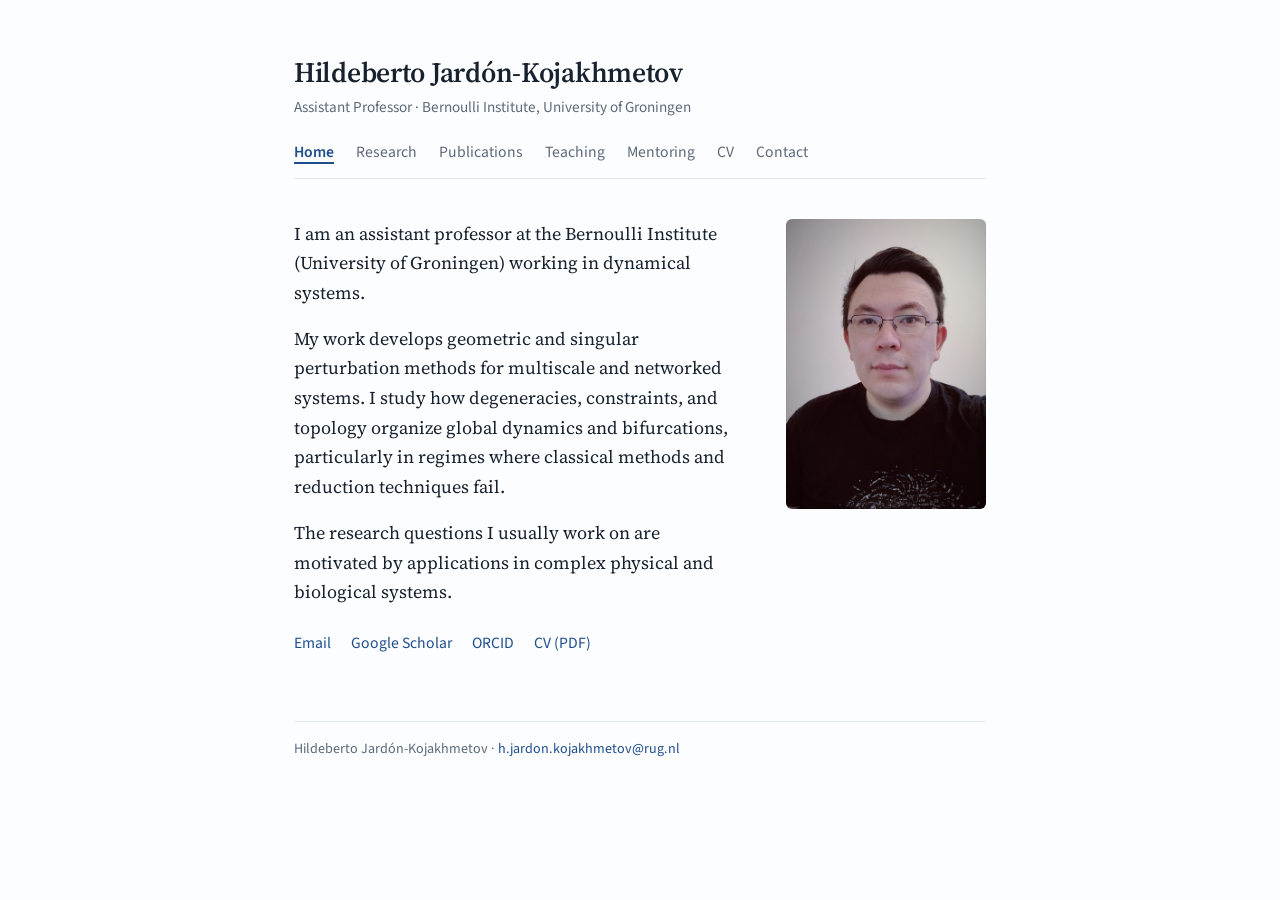
<file: index.html>
<!doctype html>
<html lang="en">
<head>
  <meta charset="utf-8">
  <meta name="viewport" content="width=device-width, initial-scale=1">
  <title>Hildeberto Jardón-Kojakhmetov</title>
  <meta name="description" content="Hildeberto Jardón-Kojakhmetov, assistant professor at the Bernoulli Institute, University of Groningen, working in dynamical systems.">
  <link rel="canonical" href="https://hildejk.xyz/">
  <meta property="og:type" content="profile">
  <meta property="og:site_name" content="Hildeberto Jardón-Kojakhmetov">
  <meta property="og:title" content="Hildeberto Jardón-Kojakhmetov">
  <meta property="og:description" content="Hildeberto Jardón-Kojakhmetov, assistant professor at the Bernoulli Institute, University of Groningen, working in dynamical systems.">
  <meta property="og:url" content="https://hildejk.xyz/">
  <meta property="og:image" content="https://hildejk.xyz/img/HJK_photo.jpg">
  <meta name="twitter:card" content="summary">
  <script type="application/ld+json">
  {
    "@context": "https://schema.org",
    "@type": "Person",
    "name": "Hildeberto Jardón-Kojakhmetov",
    "givenName": "Hildeberto",
    "familyName": "Jardón-Kojakhmetov",
    "jobTitle": "Assistant Professor",
    "url": "https://hildejk.xyz/",
    "image": "https://hildejk.xyz/img/HJK_photo.jpg",
    "email": "mailto:h.jardon.kojakhmetov@rug.nl",
    "worksFor": {
      "@type": "Organization",
      "name": "Bernoulli Institute, University of Groningen",
      "url": "https://www.rug.nl/research/bernoulli/",
      "parentOrganization": {
        "@type": "CollegeOrUniversity",
        "name": "University of Groningen"
      }
    },
    "address": {
      "@type": "PostalAddress",
      "streetAddress": "Nijenborgh 9",
      "postalCode": "9747 AG",
      "addressLocality": "Groningen",
      "addressCountry": "NL"
    },
    "alumniOf": [
      {
        "@type": "CollegeOrUniversity",
        "name": "University of Groningen"
      },
      {
        "@type": "CollegeOrUniversity",
        "name": "CINVESTAV"
      },
      {
        "@type": "CollegeOrUniversity",
        "name": "Instituto Politécnico Nacional"
      }
    ],
    "identifier": {
      "@type": "PropertyValue",
      "propertyID": "ORCID",
      "value": "0000-0001-8708-7409"
    },
    "sameAs": [
      "https://orcid.org/0000-0001-8708-7409",
      "https://scholar.google.com/citations?user=g48MzEYAAAAJ"
    ],
    "knowsAbout": [
      "Dynamical systems",
      "Slow-fast systems",
      "Geometric singular perturbation theory",
      "Canards",
      "Critical transitions",
      "Bifurcation theory",
      "Singularity theory",
      "Blow-up method",
      "Networked dynamical systems",
      "Higher-order networks",
      "Adaptive networks",
      "Control of nonlinear systems"
    ]
  }
  </script>
  <link rel="icon" href="/favicon-32.png" sizes="32x32" type="image/png">
  <link rel="icon" href="/favicon.svg" type="image/svg+xml">
  <link rel="apple-touch-icon" href="/apple-touch-icon.png">
  <link rel="preconnect" href="https://fonts.googleapis.com">
  <link rel="preconnect" href="https://fonts.gstatic.com" crossorigin>
  <link rel="stylesheet" href="https://fonts.googleapis.com/css2?family=Source+Sans+3:wght@400;600&amp;family=Source+Serif+4:ital,opsz,wght@0,8..60,400;0,8..60,600;1,8..60,400&amp;display=swap">
  <link rel="stylesheet" href="/style.css">
</head>
<body>
<div class="page">

<!-- ========== Header and menu: identical on every page ========== -->
<header class="site-header">
  <a class="site-name" href="/">Hildeberto Jardón-Kojakhmetov</a>
  <p class="site-role">Assistant Professor · Bernoulli Institute, University of Groningen</p>
  <nav>
    <a href="/" aria-current="page">Home</a>
    <a href="/research/">Research</a>
    <a href="/publications/">Publications</a>
    <a href="/teaching/">Teaching</a>
    <a href="/mentoring/">Mentoring</a>
    <a href="/cv/">CV</a>
    <a href="/contact/">Contact</a>
  </nav>
</header>

<main>
<!-- ========== Page content starts here ========== -->

<div class="intro">
  <div>
    <p>I am an assistant professor at the Bernoulli Institute (University of Groningen) working in dynamical systems.</p>

    <p>My work develops geometric and singular perturbation methods for multiscale and networked systems. I study how degeneracies, constraints, and topology organize global dynamics and bifurcations, particularly in regimes where classical methods and reduction techniques fail.</p>

    <p>The research questions I usually work on are motivated by applications in complex physical and biological systems.</p>

    <div class="links">
      <a href="mailto:h.jardon.kojakhmetov@rug.nl">Email</a>
      <a href="https://scholar.google.com/citations?user=g48MzEYAAAAJ&amp;hl=en">Google Scholar</a>
      <a href="https://orcid.org/0000-0001-8708-7409">ORCID</a>
      <a href="/cv/hjk_cv.pdf" data-goatcounter-click="/cv/hjk_cv.pdf" data-goatcounter-title="CV download">CV (PDF)</a>
    </div>
  </div>
  <img src="/img/HJK_photo.jpg" alt="Photo of Hildeberto Jardón-Kojakhmetov">
</div>

<!-- ========== Page content ends here ========== -->
</main>

<footer>
  Hildeberto Jardón-Kojakhmetov · <a href="mailto:h.jardon.kojakhmetov@rug.nl">h.jardon.kojakhmetov@rug.nl</a>
</footer>

</div>
<!-- Visitor statistics (no cookies): https://hildejk.goatcounter.com -->
<script data-goatcounter="https://hildejk.goatcounter.com/count" async src="https://gc.zgo.at/count.js"></script>
</body>
</html>
</file>
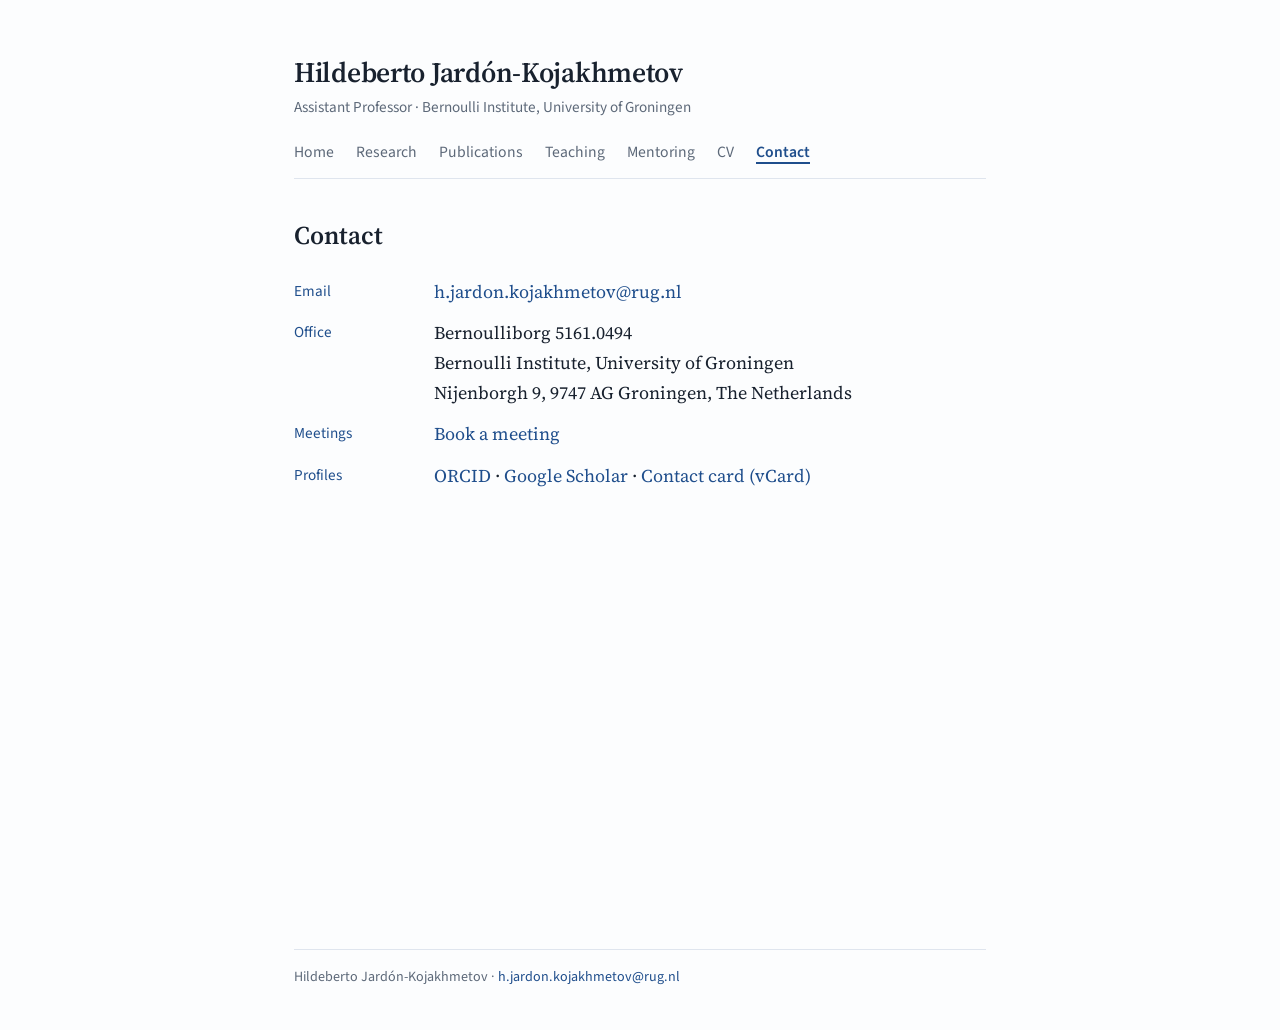
<file: contact/index.html>
<!doctype html>
<html lang="en">
<head>
  <meta charset="utf-8">
  <meta name="viewport" content="width=device-width, initial-scale=1">
  <title>Contact · Hildeberto Jardón-Kojakhmetov</title>
  <meta name="description" content="How to reach Hildeberto Jardón-Kojakhmetov: office in the Bernoulliborg (University of Groningen), email and meeting booking.">
  <link rel="canonical" href="https://hildejk.xyz/contact/">
  <meta property="og:type" content="website">
  <meta property="og:site_name" content="Hildeberto Jardón-Kojakhmetov">
  <meta property="og:title" content="Contact · Hildeberto Jardón-Kojakhmetov">
  <meta property="og:description" content="How to reach Hildeberto Jardón-Kojakhmetov: office in the Bernoulliborg (University of Groningen), email and meeting booking.">
  <meta property="og:url" content="https://hildejk.xyz/contact/">
  <meta property="og:image" content="https://hildejk.xyz/img/HJK_photo.jpg">
  <meta name="twitter:card" content="summary">
  <link rel="icon" href="/favicon-32.png" sizes="32x32" type="image/png">
  <link rel="icon" href="/favicon.svg" type="image/svg+xml">
  <link rel="apple-touch-icon" href="/apple-touch-icon.png">
  <link rel="preconnect" href="https://fonts.googleapis.com">
  <link rel="preconnect" href="https://fonts.gstatic.com" crossorigin>
  <link rel="stylesheet" href="https://fonts.googleapis.com/css2?family=Source+Sans+3:wght@400;600&amp;family=Source+Serif+4:ital,opsz,wght@0,8..60,400;0,8..60,600;1,8..60,400&amp;display=swap">
  <link rel="stylesheet" href="/style.css">
</head>
<body>
<div class="page">

<!-- ========== Header and menu: identical on every page ========== -->
<header class="site-header">
  <a class="site-name" href="/">Hildeberto Jardón-Kojakhmetov</a>
  <p class="site-role">Assistant Professor · Bernoulli Institute, University of Groningen</p>
  <nav>
    <a href="/">Home</a>
    <a href="/research/">Research</a>
    <a href="/publications/">Publications</a>
    <a href="/teaching/">Teaching</a>
    <a href="/mentoring/">Mentoring</a>
    <a href="/cv/">CV</a>
    <a href="/contact/" aria-current="page">Contact</a>
  </nav>
</header>

<main>
<!-- ========== Page content starts here ========== -->

<h1>Contact</h1>

<div class="rows">
  <div class="row"><span>Email</span><span><a href="mailto:h.jardon.kojakhmetov@rug.nl">h.jardon.kojakhmetov@rug.nl</a></span></div>
  <div class="row"><span>Office</span><span>Bernoulliborg 5161.0494<br>Bernoulli Institute, University of Groningen<br>Nijenborgh 9, 9747 AG Groningen, The Netherlands</span></div>
  <div class="row"><span>Meetings</span><span><a href="https://calendar.app.google/2P5wuG6BSR1cSo528">Book a meeting</a></span></div>
  <div class="row"><span>Profiles</span><span><a href="https://orcid.org/0000-0001-8708-7409">ORCID</a> · <a href="https://scholar.google.com/citations?user=g48MzEYAAAAJ&amp;hl=en">Google Scholar</a> · <a href="/contact/hjk.vcf">Contact card (vCard)</a></span></div>
</div>

<iframe class="map" title="Map of the Bernoulliborg, Groningen" src="https://www.google.com/maps?q=Bernoulliborg+Groningen&amp;output=embed" loading="lazy"></iframe>

<!-- ========== Page content ends here ========== -->
</main>

<footer>
  Hildeberto Jardón-Kojakhmetov · <a href="mailto:h.jardon.kojakhmetov@rug.nl">h.jardon.kojakhmetov@rug.nl</a>
</footer>

</div>
<!-- Visitor statistics (no cookies): https://hildejk.goatcounter.com -->
<script data-goatcounter="https://hildejk.goatcounter.com/count" async src="https://gc.zgo.at/count.js"></script>
</body>
</html>
</file>
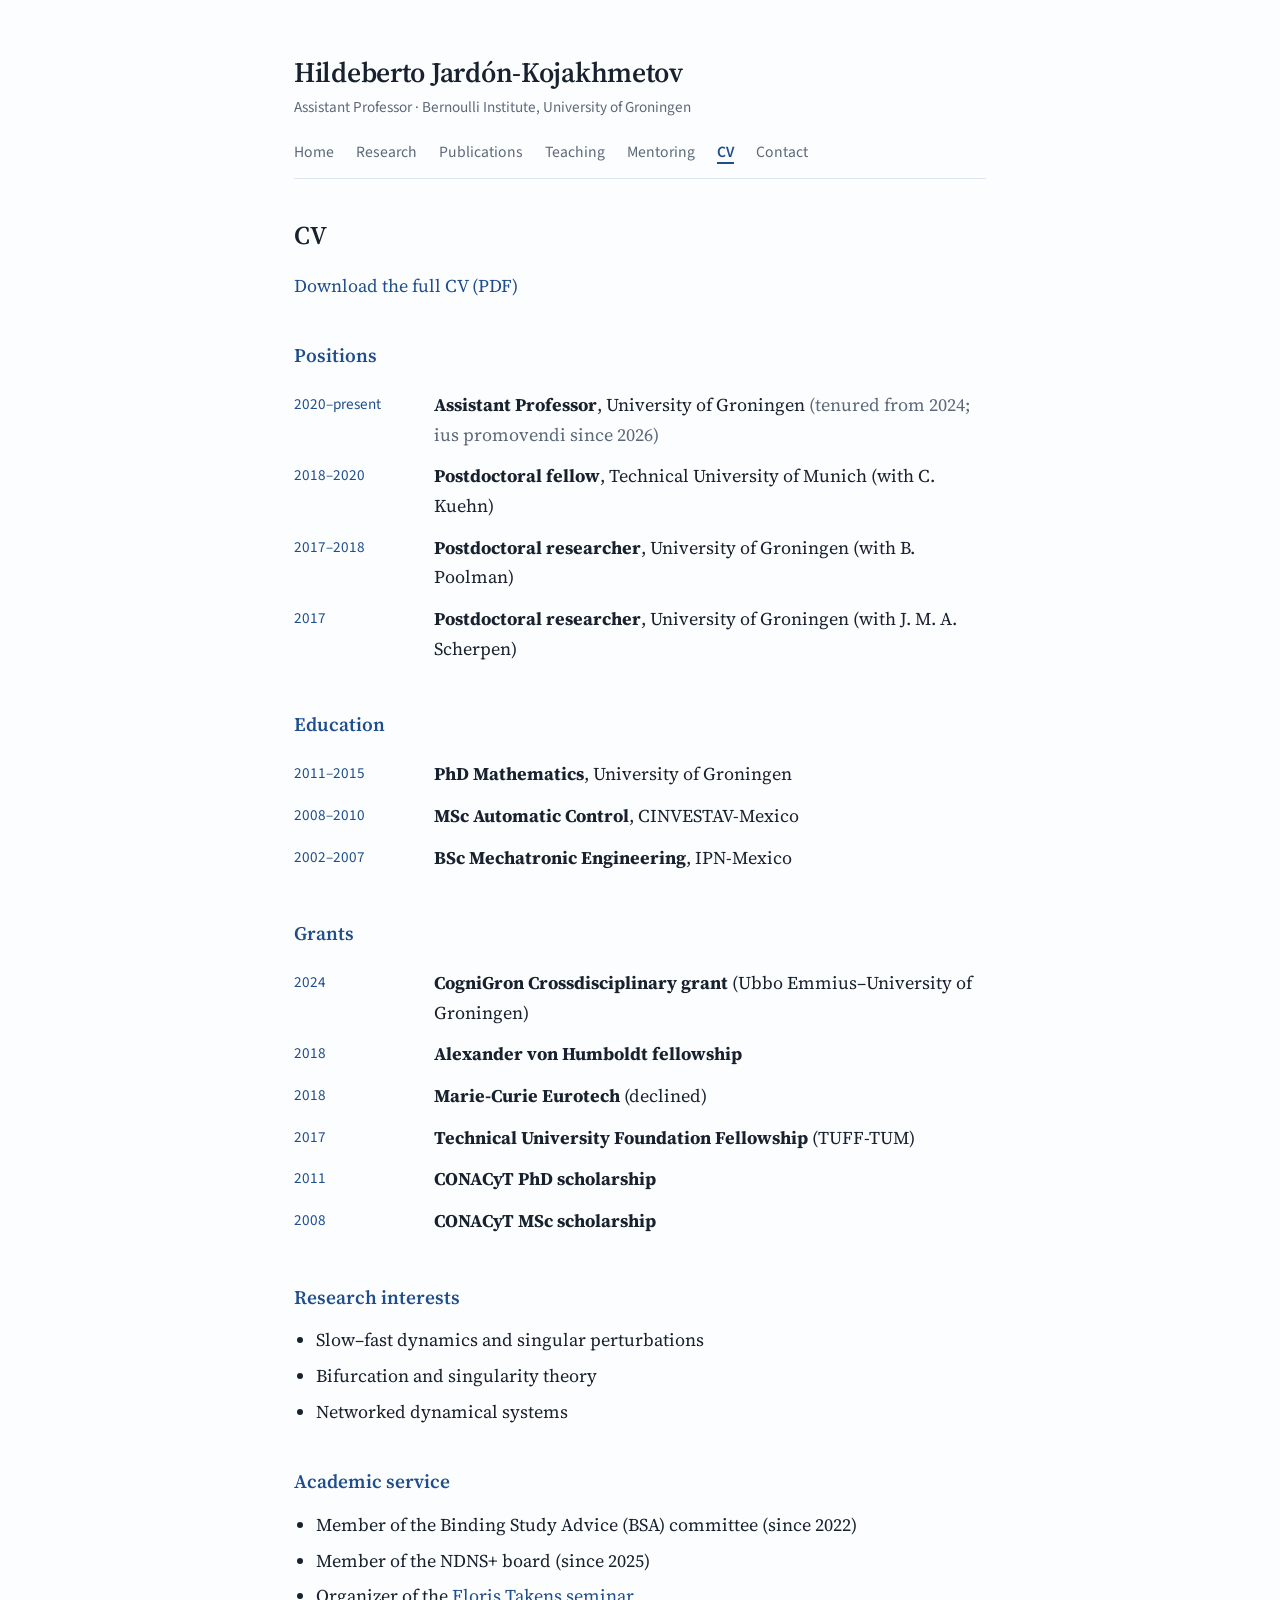
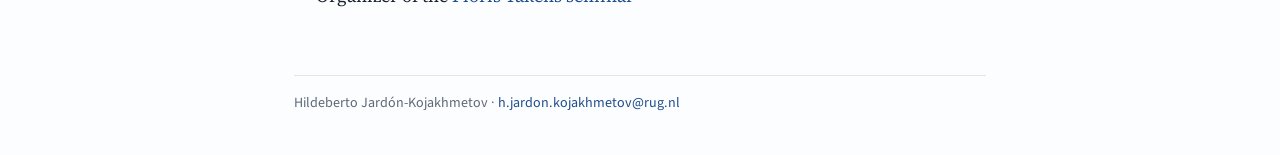
<file: cv/index.html>
<!doctype html>
<html lang="en">
<head>
  <meta charset="utf-8">
  <meta name="viewport" content="width=device-width, initial-scale=1">
  <title>CV · Hildeberto Jardón-Kojakhmetov</title>
  <meta name="description" content="CV of Hildeberto Jardón-Kojakhmetov: positions, education, grants and academic service.">
  <link rel="canonical" href="https://hildejk.xyz/cv/">
  <meta property="og:type" content="website">
  <meta property="og:site_name" content="Hildeberto Jardón-Kojakhmetov">
  <meta property="og:title" content="CV · Hildeberto Jardón-Kojakhmetov">
  <meta property="og:description" content="CV of Hildeberto Jardón-Kojakhmetov: positions, education, grants and academic service.">
  <meta property="og:url" content="https://hildejk.xyz/cv/">
  <meta property="og:image" content="https://hildejk.xyz/img/HJK_photo.jpg">
  <meta name="twitter:card" content="summary">
  <link rel="icon" href="/favicon-32.png" sizes="32x32" type="image/png">
  <link rel="icon" href="/favicon.svg" type="image/svg+xml">
  <link rel="apple-touch-icon" href="/apple-touch-icon.png">
  <link rel="preconnect" href="https://fonts.googleapis.com">
  <link rel="preconnect" href="https://fonts.gstatic.com" crossorigin>
  <link rel="stylesheet" href="https://fonts.googleapis.com/css2?family=Source+Sans+3:wght@400;600&amp;family=Source+Serif+4:ital,opsz,wght@0,8..60,400;0,8..60,600;1,8..60,400&amp;display=swap">
  <link rel="stylesheet" href="/style.css">
</head>
<body>
<div class="page">

<!-- ========== Header and menu: identical on every page ========== -->
<header class="site-header">
  <a class="site-name" href="/">Hildeberto Jardón-Kojakhmetov</a>
  <p class="site-role">Assistant Professor · Bernoulli Institute, University of Groningen</p>
  <nav>
    <a href="/">Home</a>
    <a href="/research/">Research</a>
    <a href="/publications/">Publications</a>
    <a href="/teaching/">Teaching</a>
    <a href="/mentoring/">Mentoring</a>
    <a href="/cv/" aria-current="page">CV</a>
    <a href="/contact/">Contact</a>
  </nav>
</header>

<main>
<!-- ========== Page content starts here ========== -->

<h1>CV</h1>

<p><a href="/cv/hjk_cv.pdf" data-goatcounter-click="/cv/hjk_cv.pdf" data-goatcounter-title="CV download">Download the full CV (PDF)</a></p>

<h2>Positions</h2>
<div class="rows">
  <div class="row"><span>2020–present</span><span><b>Assistant Professor</b>, University of Groningen <span class="muted">(tenured from 2024; ius promovendi since 2026)</span></span></div>
  <div class="row"><span>2018–2020</span><span><b>Postdoctoral fellow</b>, Technical University of Munich (with C. Kuehn)</span></div>
  <div class="row"><span>2017–2018</span><span><b>Postdoctoral researcher</b>, University of Groningen (with B. Poolman)</span></div>
  <div class="row"><span>2017</span><span><b>Postdoctoral researcher</b>, University of Groningen (with J. M. A. Scherpen)</span></div>
</div>

<h2>Education</h2>
<div class="rows">
  <div class="row"><span>2011–2015</span><span><b>PhD Mathematics</b>, University of Groningen</span></div>
  <div class="row"><span>2008–2010</span><span><b>MSc Automatic Control</b>, CINVESTAV-Mexico</span></div>
  <div class="row"><span>2002–2007</span><span><b>BSc Mechatronic Engineering</b>, IPN-Mexico</span></div>
</div>

<h2>Grants</h2>
<div class="rows">
  <div class="row"><span>2024</span><span><b>CogniGron Crossdisciplinary grant</b> (Ubbo Emmius–University of Groningen)</span></div>
  <div class="row"><span>2018</span><span><b>Alexander von Humboldt fellowship</b></span></div>
  <div class="row"><span>2018</span><span><b>Marie-Curie Eurotech</b> (declined)</span></div>
  <div class="row"><span>2017</span><span><b>Technical University Foundation Fellowship</b> (TUFF-TUM)</span></div>
  <div class="row"><span>2011</span><span><b>CONACyT PhD scholarship</b></span></div>
  <div class="row"><span>2008</span><span><b>CONACyT MSc scholarship</b></span></div>
</div>

<h2>Research interests</h2>
<ul>
  <li>Slow–fast dynamics and singular perturbations</li>
  <li>Bifurcation and singularity theory</li>
  <li>Networked dynamical systems</li>
</ul>

<h2>Academic service</h2>
<ul>
  <li>Member of the Binding Study Advice (BSA) committee (since 2022)</li>
  <li>Member of the NDNS+ board (since 2025)</li>
  <li>Organizer of the <a href="https://hjardonk.github.io/FlorisTakensSeminar/">Floris Takens seminar</a></li>
</ul>

<!-- ========== Page content ends here ========== -->
</main>

<footer>
  Hildeberto Jardón-Kojakhmetov · <a href="mailto:h.jardon.kojakhmetov@rug.nl">h.jardon.kojakhmetov@rug.nl</a>
</footer>

</div>
<!-- Visitor statistics (no cookies): https://hildejk.goatcounter.com -->
<script data-goatcounter="https://hildejk.goatcounter.com/count" async src="https://gc.zgo.at/count.js"></script>
</body>
</html>
</file>
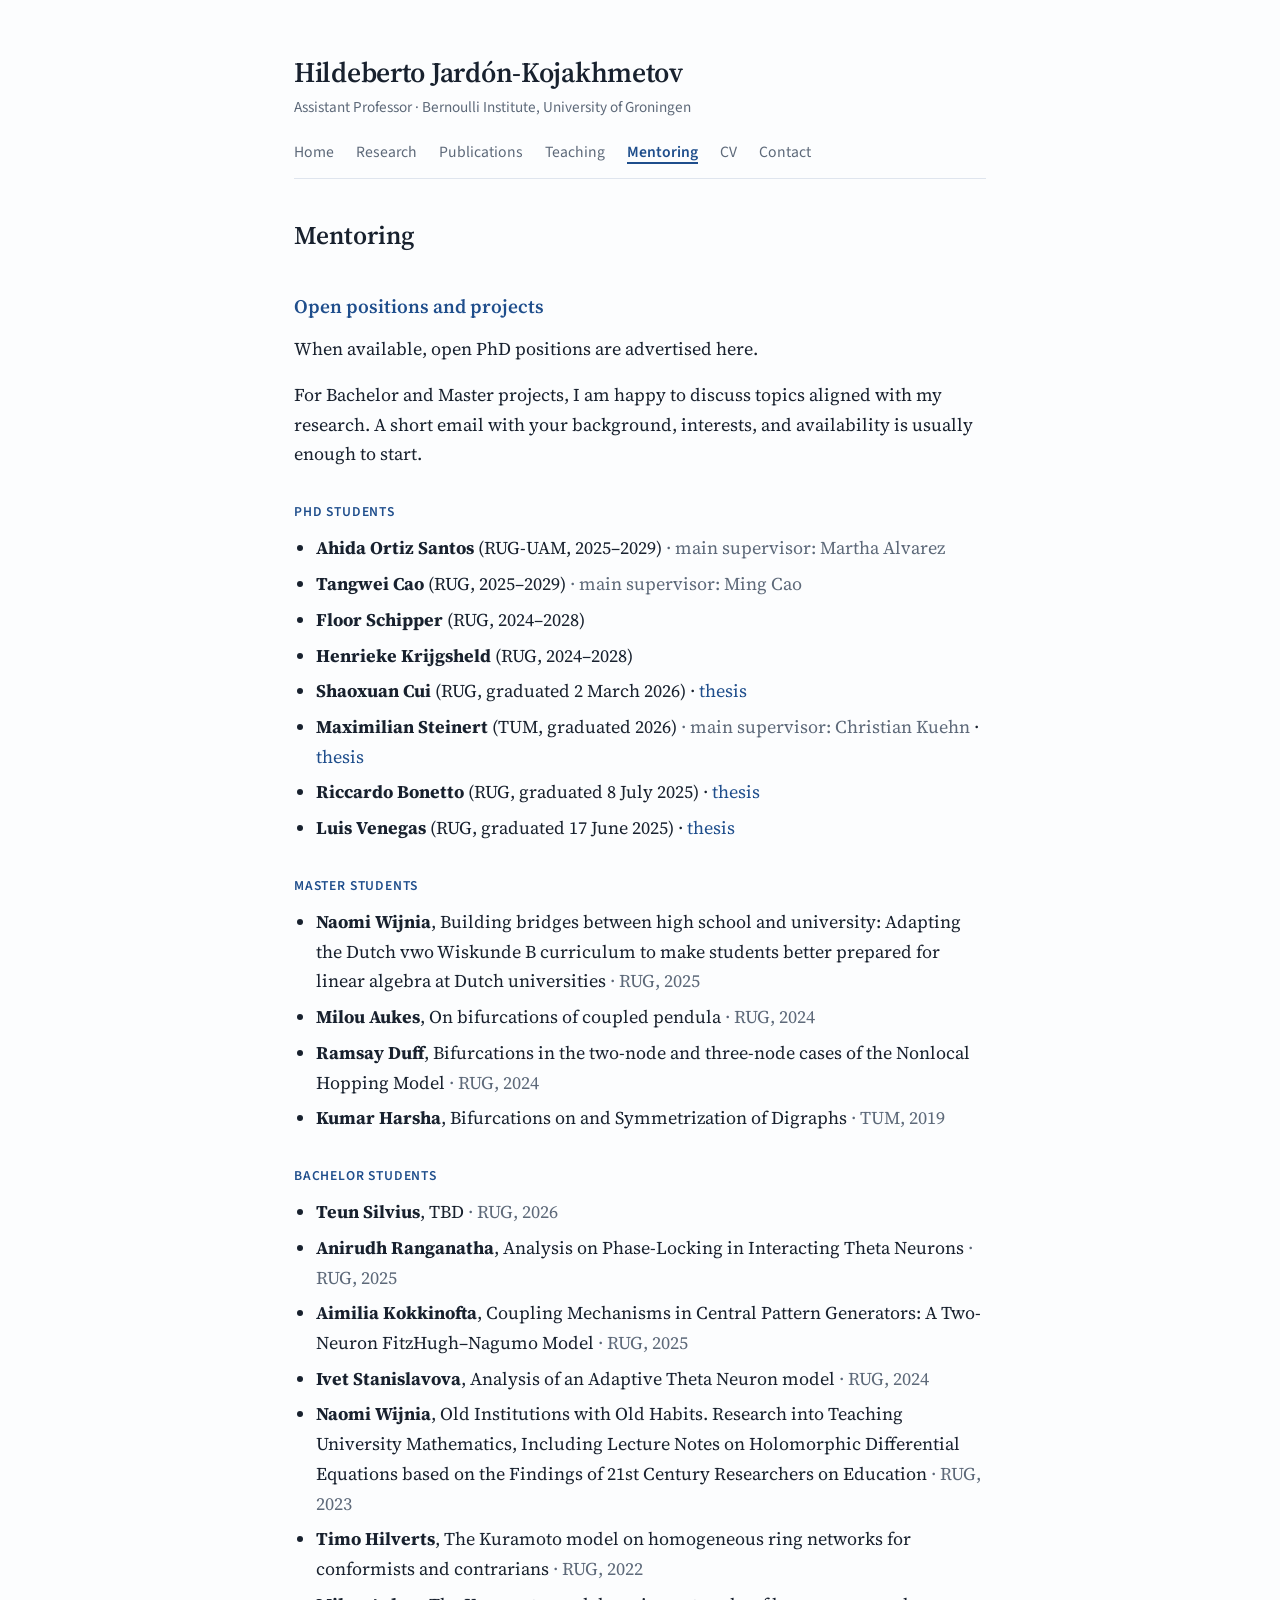
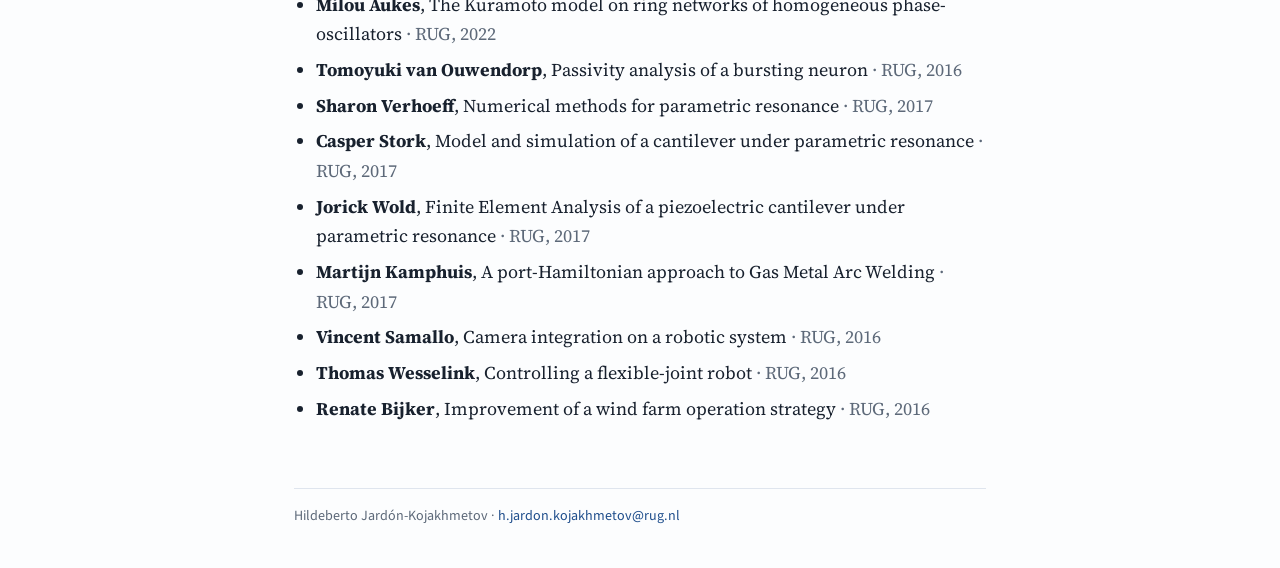
<file: mentoring/index.html>
<!doctype html>
<html lang="en">
<head>
  <meta charset="utf-8">
  <meta name="viewport" content="width=device-width, initial-scale=1">
  <title>Mentoring · Hildeberto Jardón-Kojakhmetov</title>
  <meta name="description" content="PhD, Master and Bachelor students supervised by Hildeberto Jardón-Kojakhmetov at the University of Groningen, and how to ask about a thesis project in dynamical systems.">
  <link rel="canonical" href="https://hildejk.xyz/mentoring/">
  <meta property="og:type" content="website">
  <meta property="og:site_name" content="Hildeberto Jardón-Kojakhmetov">
  <meta property="og:title" content="Mentoring · Hildeberto Jardón-Kojakhmetov">
  <meta property="og:description" content="PhD, Master and Bachelor students supervised by Hildeberto Jardón-Kojakhmetov at the University of Groningen, and how to ask about a thesis project in dynamical systems.">
  <meta property="og:url" content="https://hildejk.xyz/mentoring/">
  <meta property="og:image" content="https://hildejk.xyz/img/HJK_photo.jpg">
  <meta name="twitter:card" content="summary">
  <link rel="icon" href="/favicon-32.png" sizes="32x32" type="image/png">
  <link rel="icon" href="/favicon.svg" type="image/svg+xml">
  <link rel="apple-touch-icon" href="/apple-touch-icon.png">
  <link rel="preconnect" href="https://fonts.googleapis.com">
  <link rel="preconnect" href="https://fonts.gstatic.com" crossorigin>
  <link rel="stylesheet" href="https://fonts.googleapis.com/css2?family=Source+Sans+3:wght@400;600&amp;family=Source+Serif+4:ital,opsz,wght@0,8..60,400;0,8..60,600;1,8..60,400&amp;display=swap">
  <link rel="stylesheet" href="/style.css">
</head>
<body>
<div class="page">

<!-- ========== Header and menu: identical on every page ========== -->
<header class="site-header">
  <a class="site-name" href="/">Hildeberto Jardón-Kojakhmetov</a>
  <p class="site-role">Assistant Professor · Bernoulli Institute, University of Groningen</p>
  <nav>
    <a href="/">Home</a>
    <a href="/research/">Research</a>
    <a href="/publications/">Publications</a>
    <a href="/teaching/">Teaching</a>
    <a href="/mentoring/" aria-current="page">Mentoring</a>
    <a href="/cv/">CV</a>
    <a href="/contact/">Contact</a>
  </nav>
</header>

<main>
<!-- ========== Page content starts here ========== -->

<h1>Mentoring</h1>

<h2>Open positions and projects</h2>
<p>When available, open PhD positions are advertised here.</p>
<p>For Bachelor and Master projects, I am happy to discuss topics aligned with my research. A short email with your background, interests, and availability is usually enough to start.</p>

<h3>PhD students</h3>
<ul>
  <li><b>Ahida Ortiz Santos</b> (RUG-UAM, 2025–2029) <span class="muted">· main supervisor: Martha Alvarez</span></li>
  <li><b>Tangwei Cao</b> (RUG, 2025–2029) <span class="muted">· main supervisor: Ming Cao</span></li>
  <li><b>Floor Schipper</b> (RUG, 2024–2028)</li>
  <li><b>Henrieke Krijgsheld</b> (RUG, 2024–2028)</li>
  <li><b>Shaoxuan Cui</b> (RUG, graduated 2 March 2026) · <a href="https://research.rug.nl/en/publications/modeling-analysis-and-control-of-networked-dynamical-systems-from/">thesis</a></li>
  <li><b>Maximilian Steinert</b> (TUM, graduated 2026) <span class="muted">· main supervisor: Christian Kuehn</span> · <a href="https://mediatum.ub.tum.de/node?id=1864092">thesis</a></li>
  <li><b>Riccardo Bonetto</b> (RUG, graduated 8 July 2025) · <a href="https://research.rug.nl/en/publications/oscillations-and-diffusion-in-dynamic-networks-models/">thesis</a></li>
  <li><b>Luis Venegas</b> (RUG, graduated 17 June 2025) · <a href="https://research.rug.nl/en/publications/applications-of-fast-slow-dynamics-to-coevolutionary-networks/">thesis</a></li>
</ul>

<h3>Master students</h3>
<ul>
  <li><b>Naomi Wijnia</b>, Building bridges between high school and university: Adapting the Dutch vwo Wiskunde B curriculum to make students better prepared for linear algebra at Dutch universities <span class="muted">· RUG, 2025</span></li>
  <li><b>Milou Aukes</b>, On bifurcations of coupled pendula <span class="muted">· RUG, 2024</span></li>
  <li><b>Ramsay Duff</b>, Bifurcations in the two-node and three-node cases of the Nonlocal Hopping Model <span class="muted">· RUG, 2024</span></li>
  <li><b>Kumar Harsha</b>, Bifurcations on and Symmetrization of Digraphs <span class="muted">· TUM, 2019</span></li>
</ul>

<h3>Bachelor students</h3>
<ul>
  <li><b>Teun Silvius</b>, TBD <span class="muted">· RUG, 2026</span></li>
  <li><b>Anirudh Ranganatha</b>, Analysis on Phase-Locking in Interacting Theta Neurons <span class="muted">· RUG, 2025</span></li>
  <li><b>Aimilia Kokkinofta</b>, Coupling Mechanisms in Central Pattern Generators: A Two-Neuron FitzHugh–Nagumo Model <span class="muted">· RUG, 2025</span></li>
  <li><b>Ivet Stanislavova</b>, Analysis of an Adaptive Theta Neuron model <span class="muted">· RUG, 2024</span></li>
  <li><b>Naomi Wijnia</b>, Old Institutions with Old Habits. Research into Teaching University Mathematics, Including Lecture Notes on Holomorphic Differential Equations based on the Findings of 21st Century Researchers on Education <span class="muted">· RUG, 2023</span></li>
  <li><b>Timo Hilverts</b>, The Kuramoto model on homogeneous ring networks for conformists and contrarians <span class="muted">· RUG, 2022</span></li>
  <li><b>Milou Aukes</b>, The Kuramoto model on ring networks of homogeneous phase-oscillators <span class="muted">· RUG, 2022</span></li>
  <li><b>Tomoyuki van Ouwendorp</b>, Passivity analysis of a bursting neuron <span class="muted">· RUG, 2016</span></li>
  <li><b>Sharon Verhoeff</b>, Numerical methods for parametric resonance <span class="muted">· RUG, 2017</span></li>
  <li><b>Casper Stork</b>, Model and simulation of a cantilever under parametric resonance <span class="muted">· RUG, 2017</span></li>
  <li><b>Jorick Wold</b>, Finite Element Analysis of a piezoelectric cantilever under parametric resonance <span class="muted">· RUG, 2017</span></li>
  <li><b>Martijn Kamphuis</b>, A port-Hamiltonian approach to Gas Metal Arc Welding <span class="muted">· RUG, 2017</span></li>
  <li><b>Vincent Samallo</b>, Camera integration on a robotic system <span class="muted">· RUG, 2016</span></li>
  <li><b>Thomas Wesselink</b>, Controlling a flexible-joint robot <span class="muted">· RUG, 2016</span></li>
  <li><b>Renate Bijker</b>, Improvement of a wind farm operation strategy <span class="muted">· RUG, 2016</span></li>
</ul>

<!-- ========== Page content ends here ========== -->
</main>

<footer>
  Hildeberto Jardón-Kojakhmetov · <a href="mailto:h.jardon.kojakhmetov@rug.nl">h.jardon.kojakhmetov@rug.nl</a>
</footer>

</div>
<!-- Visitor statistics (no cookies): https://hildejk.goatcounter.com -->
<script data-goatcounter="https://hildejk.goatcounter.com/count" async src="https://gc.zgo.at/count.js"></script>
</body>
</html>
</file>
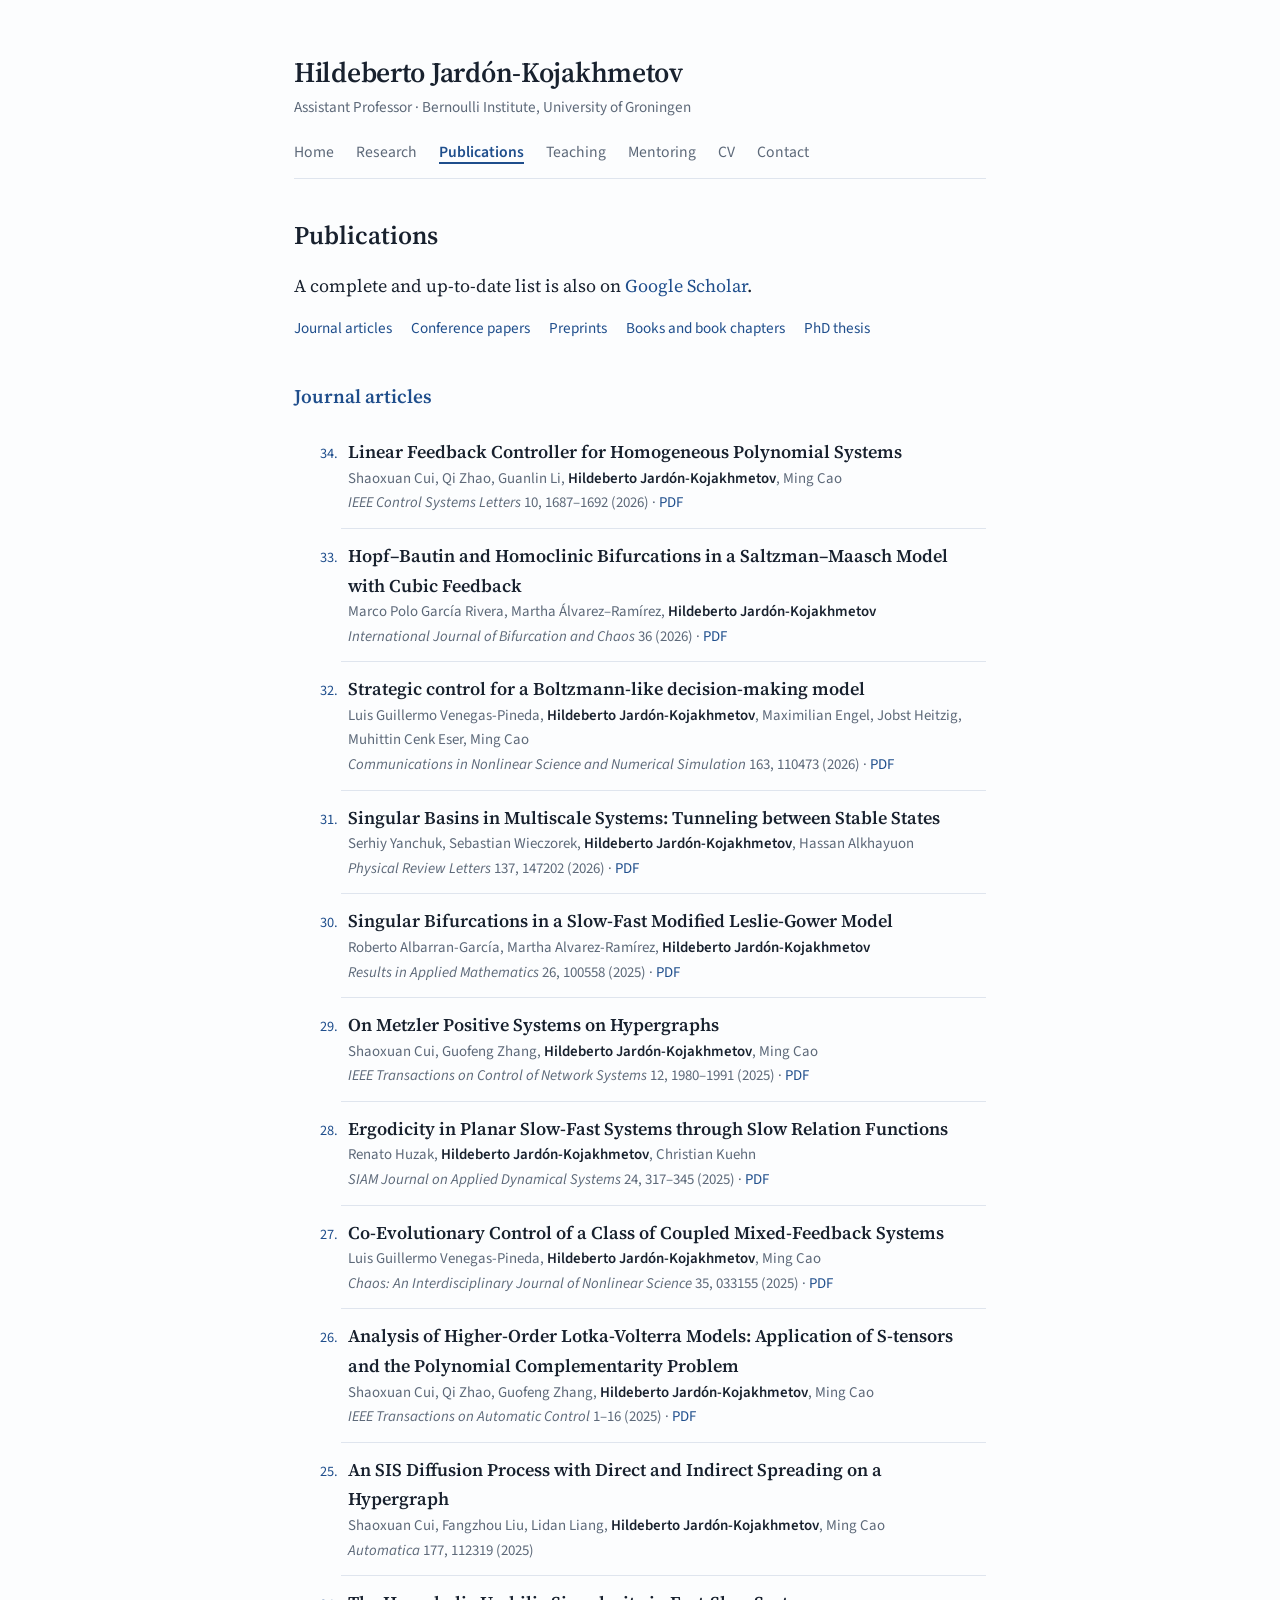
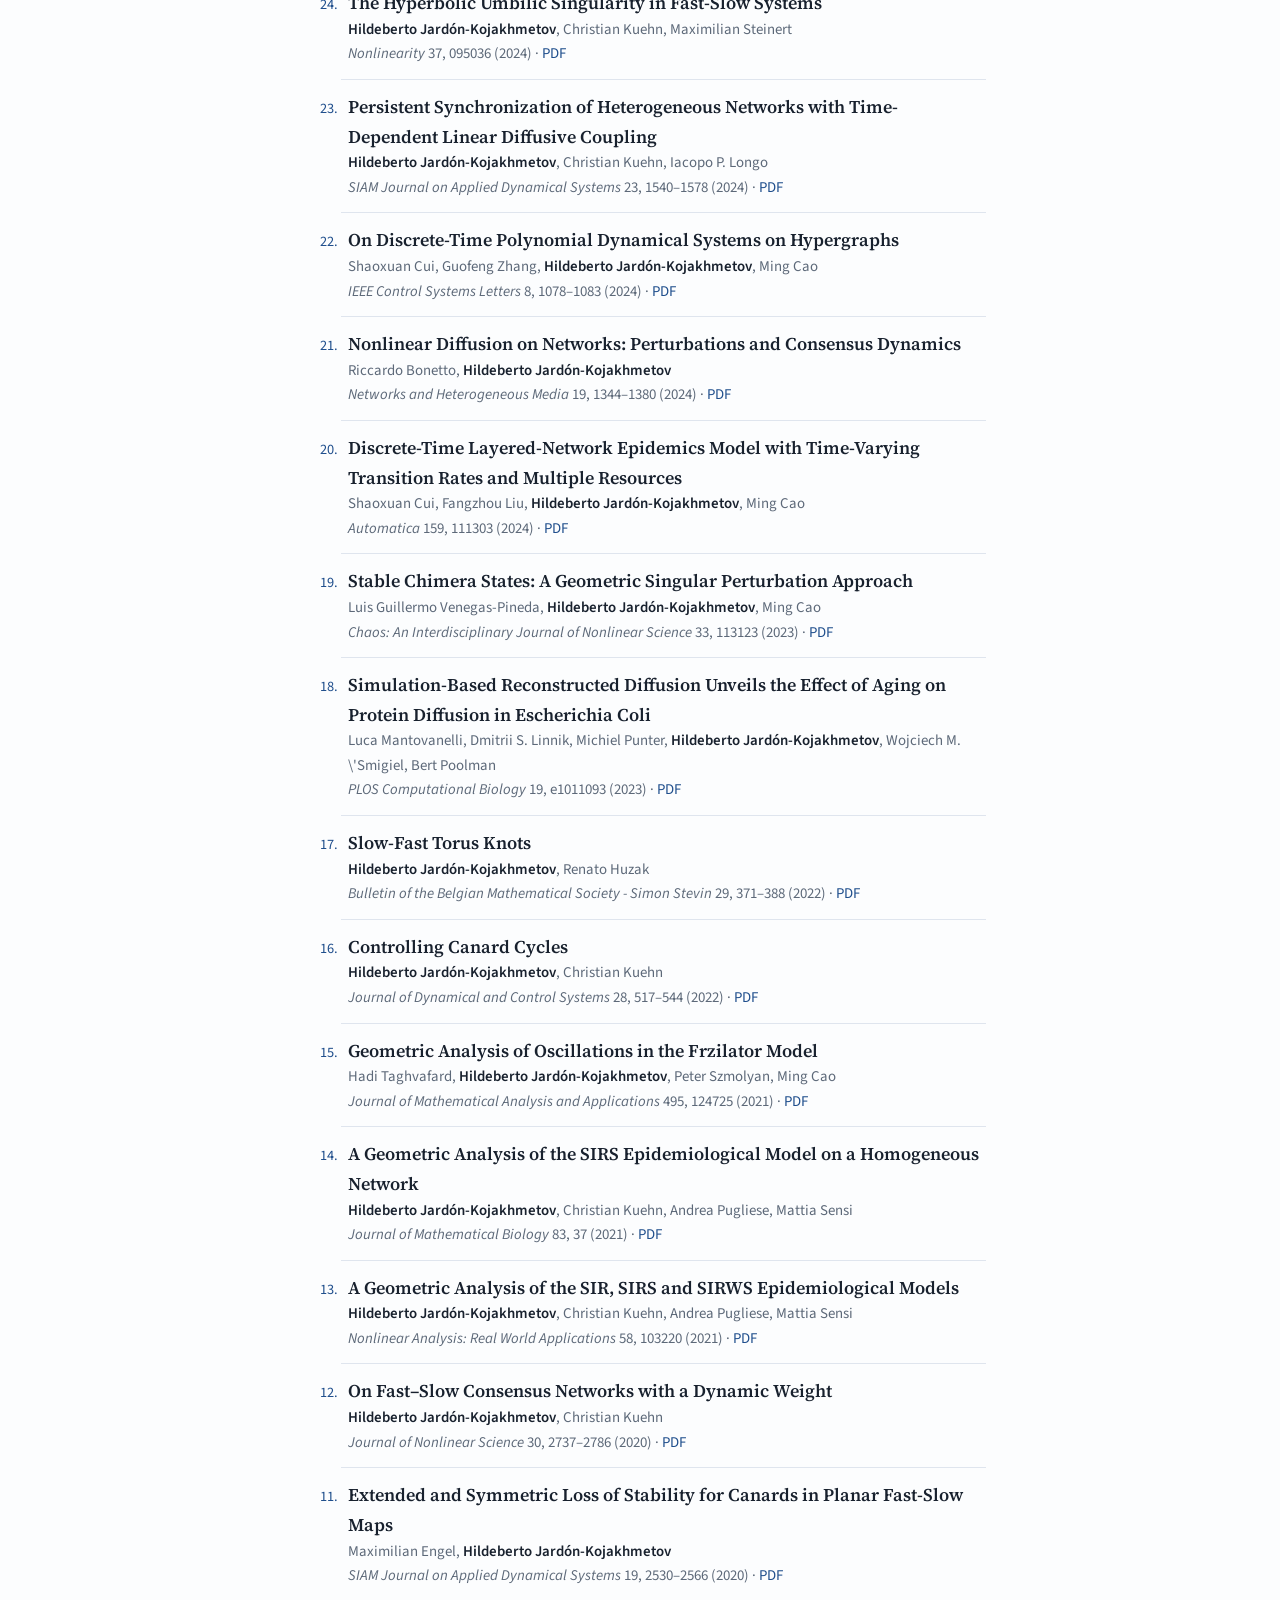
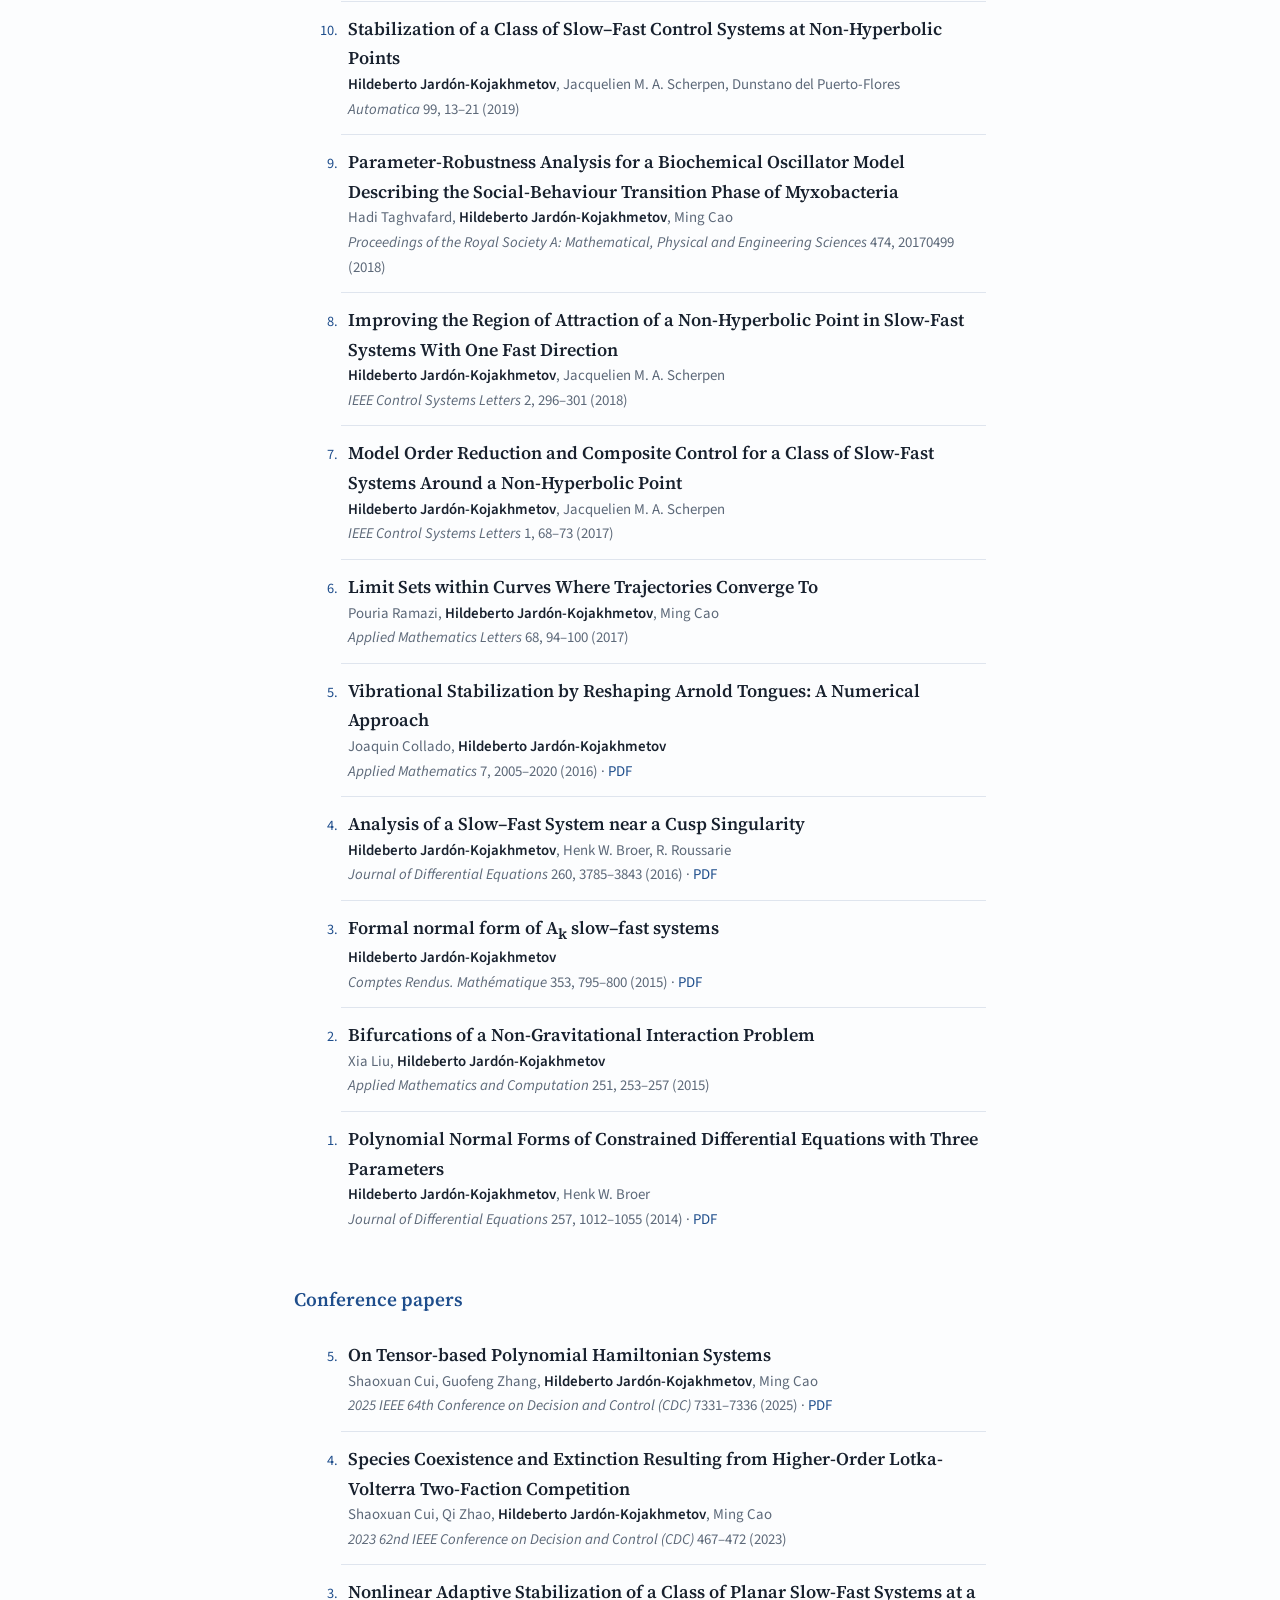
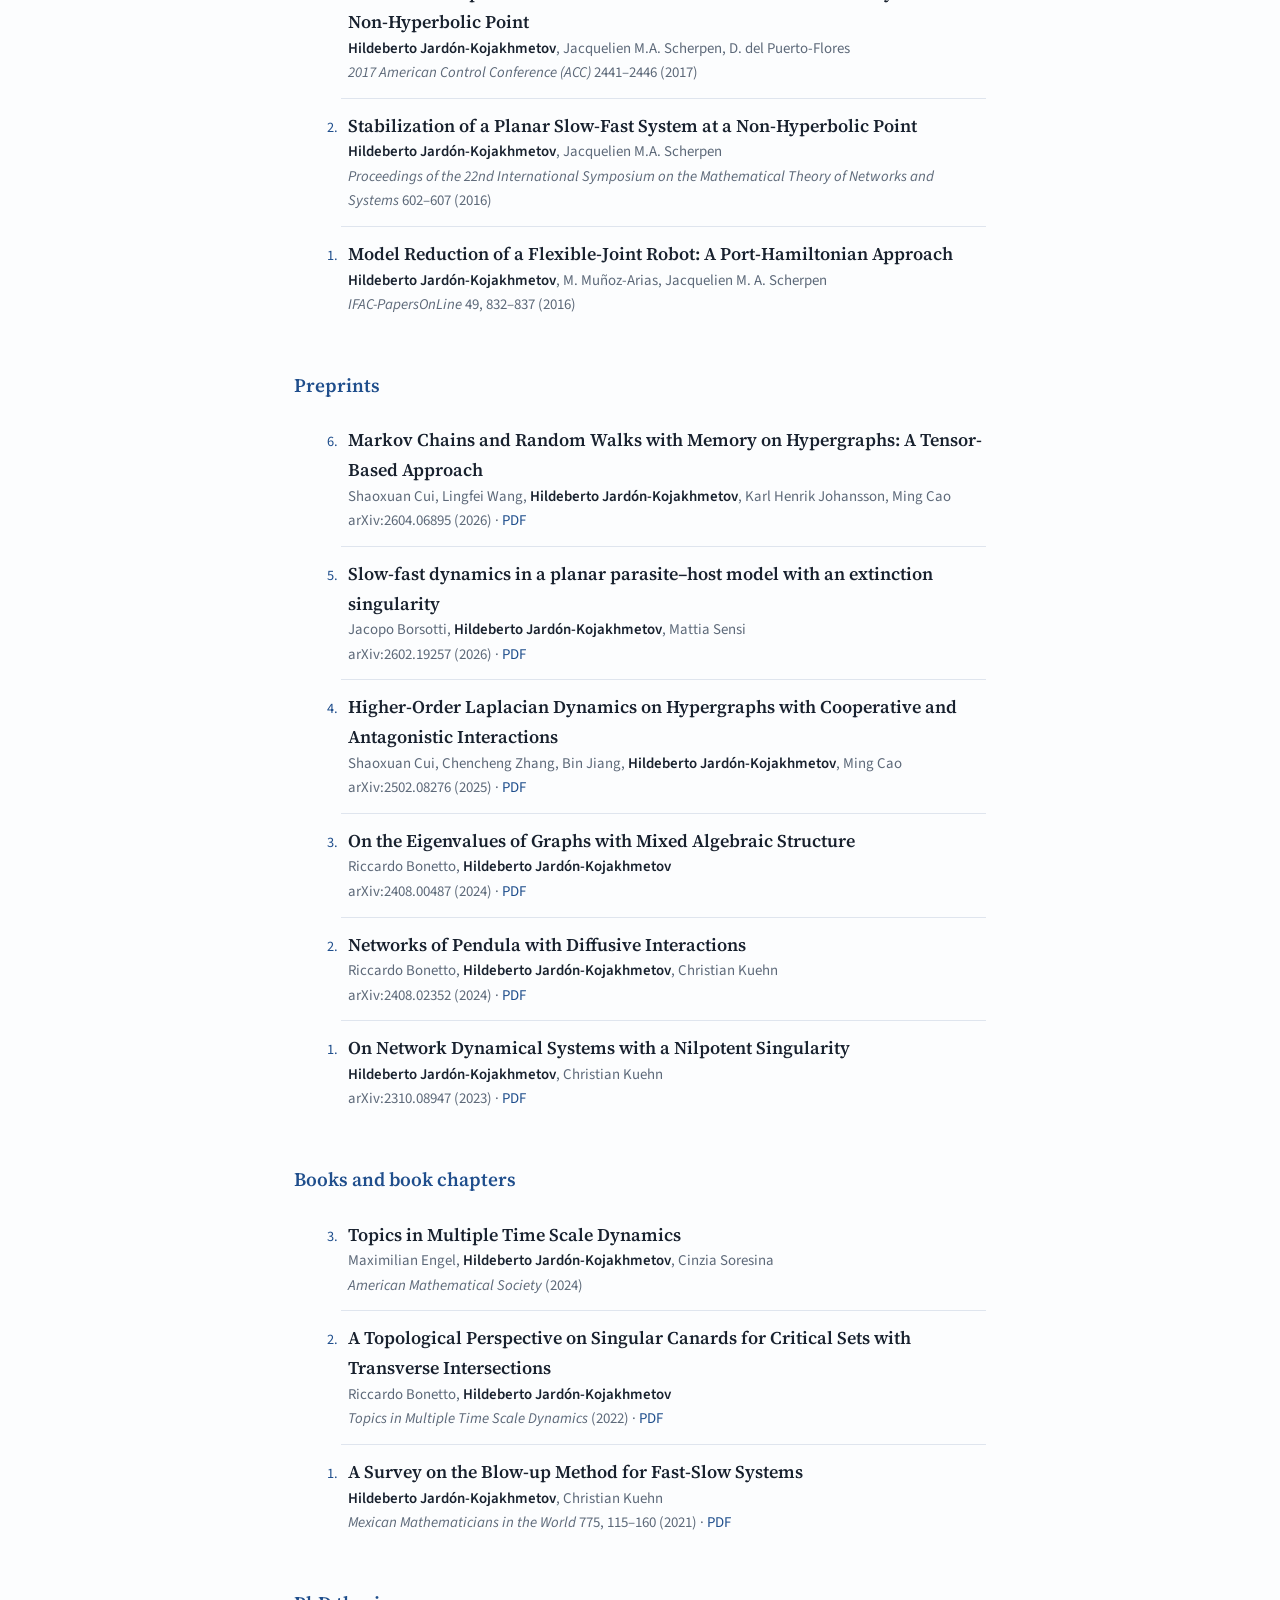
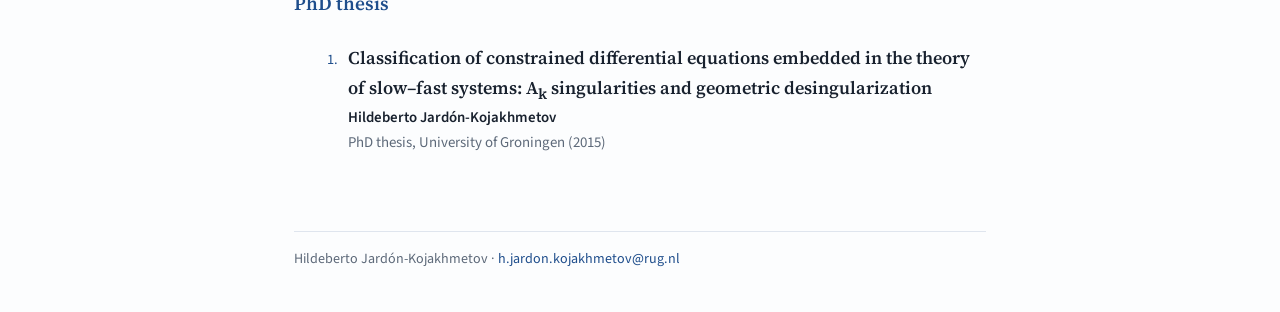
<file: publications/index.html>
<!doctype html>
<html lang="en">
<head>
  <meta charset="utf-8">
  <meta name="viewport" content="width=device-width, initial-scale=1">
  <title>Publications · Hildeberto Jardón-Kojakhmetov</title>
  <meta name="description" content="Publications of Hildeberto Jardón-Kojakhmetov: journal articles, conference papers and preprints on slow–fast systems, bifurcations and network dynamics, with links to free PDFs.">
  <link rel="canonical" href="https://hildejk.xyz/publications/">
  <meta property="og:type" content="website">
  <meta property="og:site_name" content="Hildeberto Jardón-Kojakhmetov">
  <meta property="og:title" content="Publications · Hildeberto Jardón-Kojakhmetov">
  <meta property="og:description" content="Publications of Hildeberto Jardón-Kojakhmetov: journal articles, conference papers and preprints on slow–fast systems, bifurcations and network dynamics, with links to free PDFs.">
  <meta property="og:url" content="https://hildejk.xyz/publications/">
  <meta property="og:image" content="https://hildejk.xyz/img/HJK_photo.jpg">
  <meta name="twitter:card" content="summary">
  <link rel="icon" href="/favicon-32.png" sizes="32x32" type="image/png">
  <link rel="icon" href="/favicon.svg" type="image/svg+xml">
  <link rel="apple-touch-icon" href="/apple-touch-icon.png">
  <link rel="preconnect" href="https://fonts.googleapis.com">
  <link rel="preconnect" href="https://fonts.gstatic.com" crossorigin>
  <link rel="stylesheet" href="https://fonts.googleapis.com/css2?family=Source+Sans+3:wght@400;600&amp;family=Source+Serif+4:ital,opsz,wght@0,8..60,400;0,8..60,600;1,8..60,400&amp;display=swap">
  <link rel="stylesheet" href="/style.css">
</head>
<body>
<div class="page">

<!-- ========== Header and menu: identical on every page ========== -->
<header class="site-header">
  <a class="site-name" href="/">Hildeberto Jardón-Kojakhmetov</a>
  <p class="site-role">Assistant Professor · Bernoulli Institute, University of Groningen</p>
  <nav>
    <a href="/">Home</a>
    <a href="/research/">Research</a>
    <a href="/publications/" aria-current="page">Publications</a>
    <a href="/teaching/">Teaching</a>
    <a href="/mentoring/">Mentoring</a>
    <a href="/cv/">CV</a>
    <a href="/contact/">Contact</a>
  </nav>
</header>

<main>
<!-- ========== Page content starts here ========== -->

<h1>Publications</h1>

<p>A complete and up-to-date list is also on <a href="https://scholar.google.com/citations?user=g48MzEYAAAAJ&amp;hl=en">Google Scholar</a>.</p>
<p class="toc"><a href="#journal">Journal articles</a> <a href="#conference">Conference papers</a> <a href="#preprint">Preprints</a> <a href="#books">Books and book chapters</a> <a href="#thesis">PhD thesis</a></p>

<!--
  HOW TO ADD A PAPER
  Copy one <li> ... </li> block below, paste it at the top of the right
  section (newest first), and change the title, link, authors and journal.
  The numbers update by themselves.
  Your own name is wrapped in <b> ... </b> so it shows in bold.

  <li>
    <div class="pub-title"><a href="https://doi.org/10.xxxx/xxxxx">Title of the paper</a></div>
    <div class="pub-authors">First Coauthor, <b>Hildeberto Jardón-Kojakhmetov</b>, Second Coauthor</div>
    <div class="pub-venue"><i>Journal Name</i> 12, 345–678 (2026) · <a class="pdf" href="https://arxiv.org/pdf/xxxx.xxxxx">PDF</a></div>
  </li>

  The PDF link is optional; the monthly check adds one when it finds a free version.
-->

<h2 id="journal">Journal articles</h2>
<ol class="publications" reversed>
  <li>
    <div class="pub-title"><a href="https://doi.org/10.1109/lcsys.2026.3707152">Linear Feedback Controller for Homogeneous Polynomial Systems</a></div>
    <div class="pub-authors">Shaoxuan Cui, Qi Zhao, Guanlin Li, <b>Hildeberto Jardón-Kojakhmetov</b>, Ming Cao</div>
    <div class="pub-venue"><i>IEEE Control Systems Letters</i> 10, 1687–1692 (2026) · <a class="pdf" href="https://arxiv.org/pdf/2604.08721">PDF</a></div>
  </li>

  <li>
    <div class="pub-title"><a href="https://doi.org/10.1142/s021812742630034x">Hopf–Bautin and Homoclinic Bifurcations in a Saltzman–Maasch Model with Cubic Feedback</a></div>
    <div class="pub-authors">Marco Polo García Rivera, Martha Álvarez–Ramírez, <b>Hildeberto Jardón-Kojakhmetov</b></div>
    <div class="pub-venue"><i>International Journal of Bifurcation and Chaos</i> 36 (2026) · <a class="pdf" href="https://arxiv.org/pdf/2508.15206">PDF</a></div>
  </li>

  <li>
    <div class="pub-title"><a href="https://doi.org/10.1016/j.cnsns.2026.110473">Strategic control for a Boltzmann-like decision-making model</a></div>
    <div class="pub-authors">Luis Guillermo Venegas-Pineda, <b>Hildeberto Jardón-Kojakhmetov</b>, Maximilian Engel, Jobst Heitzig, Muhittin Cenk Eser, Ming Cao</div>
    <div class="pub-venue"><i>Communications in Nonlinear Science and Numerical Simulation</i> 163, 110473 (2026) · <a class="pdf" href="https://arxiv.org/pdf/2405.10915">PDF</a></div>
  </li>

  <li>
    <div class="pub-title"><a href="https://doi.org/10.1103/jtkh-9lz5">Singular Basins in Multiscale Systems: Tunneling between Stable States</a></div>
    <div class="pub-authors">Serhiy Yanchuk, Sebastian Wieczorek, <b>Hildeberto Jardón-Kojakhmetov</b>, Hassan Alkhayuon</div>
    <div class="pub-venue"><i>Physical Review Letters</i> 137, 147202 (2026) · <a class="pdf" href="https://arxiv.org/pdf/2601.02001">PDF</a></div>
  </li>

  <li>
    <div class="pub-title"><a href="https://doi.org/10.1016/j.rinam.2025.100558">Singular Bifurcations in a Slow-Fast Modified Leslie-Gower Model</a></div>
    <div class="pub-authors">Roberto Albarran-García, Martha Alvarez-Ramírez, <b>Hildeberto Jardón-Kojakhmetov</b></div>
    <div class="pub-venue"><i>Results in Applied Mathematics</i> 26, 100558 (2025) · <a class="pdf" href="https://arxiv.org/pdf/2411.18059">PDF</a></div>
  </li>

  <li>
    <div class="pub-title"><a href="https://doi.org/10.1109/TCNS.2025.3548300">On Metzler Positive Systems on Hypergraphs</a></div>
    <div class="pub-authors">Shaoxuan Cui, Guofeng Zhang, <b>Hildeberto Jardón-Kojakhmetov</b>, Ming Cao</div>
    <div class="pub-venue"><i>IEEE Transactions on Control of Network Systems</i> 12, 1980–1991 (2025) · <a class="pdf" href="https://arxiv.org/pdf/2401.03652">PDF</a></div>
  </li>

  <li>
    <div class="pub-title"><a href="https://doi.org/10.1137/24M1651514">Ergodicity in Planar Slow-Fast Systems through Slow Relation Functions</a></div>
    <div class="pub-authors">Renato Huzak, <b>Hildeberto Jardón-Kojakhmetov</b>, Christian Kuehn</div>
    <div class="pub-venue"><i>SIAM Journal on Applied Dynamical Systems</i> 24, 317–345 (2025) · <a class="pdf" href="https://arxiv.org/pdf/2402.16511">PDF</a></div>
  </li>

  <li>
    <div class="pub-title"><a href="https://doi.org/10.1063/5.0230879">Co-Evolutionary Control of a Class of Coupled Mixed-Feedback Systems</a></div>
    <div class="pub-authors">Luis Guillermo Venegas-Pineda, <b>Hildeberto Jardón-Kojakhmetov</b>, Ming Cao</div>
    <div class="pub-venue"><i>Chaos: An Interdisciplinary Journal of Nonlinear Science</i> 35, 033155 (2025) · <a class="pdf" href="https://arxiv.org/pdf/2410.19857">PDF</a></div>
  </li>

  <li>
    <div class="pub-title"><a href="https://doi.org/10.1109/TAC.2025.3598785">Analysis of Higher-Order Lotka-Volterra Models: Application of S-tensors and the Polynomial Complementarity Problem</a></div>
    <div class="pub-authors">Shaoxuan Cui, Qi Zhao, Guofeng Zhang, <b>Hildeberto Jardón-Kojakhmetov</b>, Ming Cao</div>
    <div class="pub-venue"><i>IEEE Transactions on Automatic Control</i> 1–16 (2025) · <a class="pdf" href="https://arxiv.org/pdf/2405.18333">PDF</a></div>
  </li>

  <li>
    <div class="pub-title"><a href="https://doi.org/10.1016/j.automatica.2025.112319">An SIS Diffusion Process with Direct and Indirect Spreading on a Hypergraph</a></div>
    <div class="pub-authors">Shaoxuan Cui, Fangzhou Liu, Lidan Liang, <b>Hildeberto Jardón-Kojakhmetov</b>, Ming Cao</div>
    <div class="pub-venue"><i>Automatica</i> 177, 112319 (2025)</div>
  </li>

  <li>
    <div class="pub-title"><a href="https://doi.org/10.1088/1361-6544/ad6bde">The Hyperbolic Umbilic Singularity in Fast-Slow Systems</a></div>
    <div class="pub-authors"><b>Hildeberto Jardón-Kojakhmetov</b>, Christian Kuehn, Maximilian Steinert</div>
    <div class="pub-venue"><i>Nonlinearity</i> 37, 095036 (2024) · <a class="pdf" href="https://arxiv.org/pdf/2202.01662">PDF</a></div>
  </li>

  <li>
    <div class="pub-title"><a href="https://doi.org/10.1137/23M1602024">Persistent Synchronization of Heterogeneous Networks with Time-Dependent Linear Diffusive Coupling</a></div>
    <div class="pub-authors"><b>Hildeberto Jardón-Kojakhmetov</b>, Christian Kuehn, Iacopo P. Longo</div>
    <div class="pub-venue"><i>SIAM Journal on Applied Dynamical Systems</i> 23, 1540–1578 (2024) · <a class="pdf" href="https://arxiv.org/pdf/2305.05747">PDF</a></div>
  </li>

  <li>
    <div class="pub-title"><a href="https://doi.org/10.1109/LCSYS.2024.3406597">On Discrete-Time Polynomial Dynamical Systems on Hypergraphs</a></div>
    <div class="pub-authors">Shaoxuan Cui, Guofeng Zhang, <b>Hildeberto Jardón-Kojakhmetov</b>, Ming Cao</div>
    <div class="pub-venue"><i>IEEE Control Systems Letters</i> 8, 1078–1083 (2024) · <a class="pdf" href="https://arxiv.org/pdf/2403.03416">PDF</a></div>
  </li>

  <li>
    <div class="pub-title"><a href="https://doi.org/10.3934/nhm.2024058">Nonlinear Diffusion on Networks: Perturbations and Consensus Dynamics</a></div>
    <div class="pub-authors">Riccardo Bonetto, <b>Hildeberto Jardón-Kojakhmetov</b></div>
    <div class="pub-venue"><i>Networks and Heterogeneous Media</i> 19, 1344–1380 (2024) · <a class="pdf" href="https://arxiv.org/pdf/2206.04442">PDF</a></div>
  </li>

  <li>
    <div class="pub-title"><a href="https://doi.org/10.1016/j.automatica.2023.111303">Discrete-Time Layered-Network Epidemics Model with Time-Varying Transition Rates and Multiple Resources</a></div>
    <div class="pub-authors">Shaoxuan Cui, Fangzhou Liu, <b>Hildeberto Jardón-Kojakhmetov</b>, Ming Cao</div>
    <div class="pub-venue"><i>Automatica</i> 159, 111303 (2024) · <a class="pdf" href="https://arxiv.org/pdf/2206.07425">PDF</a></div>
  </li>

  <li>
    <div class="pub-title"><a href="https://doi.org/10.1063/5.0142122">Stable Chimera States: A Geometric Singular Perturbation Approach</a></div>
    <div class="pub-authors">Luis Guillermo Venegas-Pineda, <b>Hildeberto Jardón-Kojakhmetov</b>, Ming Cao</div>
    <div class="pub-venue"><i>Chaos: An Interdisciplinary Journal of Nonlinear Science</i> 33, 113123 (2023) · <a class="pdf" href="https://arxiv.org/pdf/2301.07071">PDF</a></div>
  </li>

  <li>
    <div class="pub-title"><a href="https://doi.org/10.1371/journal.pcbi.1011093">Simulation-Based Reconstructed Diffusion Unveils the Effect of Aging on Protein Diffusion in Escherichia Coli</a></div>
    <div class="pub-authors">Luca Mantovanelli, Dmitrii S. Linnik, Michiel Punter, <b>Hildeberto Jardón-Kojakhmetov</b>, Wojciech M. \'Smigiel, Bert Poolman</div>
    <div class="pub-venue"><i>PLOS Computational Biology</i> 19, e1011093 (2023) · <a class="pdf" href="https://www.biorxiv.org/content/biorxiv/early/2023/04/12/2023.04.10.536329.full.pdf">PDF</a></div>
  </li>

  <li>
    <div class="pub-title"><a href="https://doi.org/10.36045/j.bbms.220208">Slow-Fast Torus Knots</a></div>
    <div class="pub-authors"><b>Hildeberto Jardón-Kojakhmetov</b>, Renato Huzak</div>
    <div class="pub-venue"><i>Bulletin of the Belgian Mathematical Society - Simon Stevin</i> 29, 371–388 (2022) · <a class="pdf" href="https://arxiv.org/pdf/2103.05989">PDF</a></div>
  </li>

  <li>
    <div class="pub-title"><a href="https://doi.org/10.1007/s10883-021-09553-2">Controlling Canard Cycles</a></div>
    <div class="pub-authors"><b>Hildeberto Jardón-Kojakhmetov</b>, Christian Kuehn</div>
    <div class="pub-venue"><i>Journal of Dynamical and Control Systems</i> 28, 517–544 (2022) · <a class="pdf" href="https://arxiv.org/pdf/1911.11861">PDF</a></div>
  </li>

  <li>
    <div class="pub-title"><a href="https://doi.org/10.1016/j.jmaa.2020.124725">Geometric Analysis of Oscillations in the Frzilator Model</a></div>
    <div class="pub-authors">Hadi Taghvafard, <b>Hildeberto Jardón-Kojakhmetov</b>, Peter Szmolyan, Ming Cao</div>
    <div class="pub-venue"><i>Journal of Mathematical Analysis and Applications</i> 495, 124725 (2021) · <a class="pdf" href="https://arxiv.org/pdf/1912.00659">PDF</a></div>
  </li>

  <li>
    <div class="pub-title"><a href="https://doi.org/10.1007/s00285-021-01664-5">A Geometric Analysis of the SIRS Epidemiological Model on a Homogeneous Network</a></div>
    <div class="pub-authors"><b>Hildeberto Jardón-Kojakhmetov</b>, Christian Kuehn, Andrea Pugliese, Mattia Sensi</div>
    <div class="pub-venue"><i>Journal of Mathematical Biology</i> 83, 37 (2021) · <a class="pdf" href="https://arxiv.org/pdf/2011.02169">PDF</a></div>
  </li>

  <li>
    <div class="pub-title"><a href="https://doi.org/10.1016/j.nonrwa.2020.103220">A Geometric Analysis of the SIR, SIRS and SIRWS Epidemiological Models</a></div>
    <div class="pub-authors"><b>Hildeberto Jardón-Kojakhmetov</b>, Christian Kuehn, Andrea Pugliese, Mattia Sensi</div>
    <div class="pub-venue"><i>Nonlinear Analysis: Real World Applications</i> 58, 103220 (2021) · <a class="pdf" href="https://arxiv.org/pdf/2002.00354">PDF</a></div>
  </li>

  <li>
    <div class="pub-title"><a href="https://doi.org/10.1007/s00332-020-09634-9">On Fast–Slow Consensus Networks with a Dynamic Weight</a></div>
    <div class="pub-authors"><b>Hildeberto Jardón-Kojakhmetov</b>, Christian Kuehn</div>
    <div class="pub-venue"><i>Journal of Nonlinear Science</i> 30, 2737–2786 (2020) · <a class="pdf" href="https://arxiv.org/pdf/1904.02690">PDF</a></div>
  </li>

  <li>
    <div class="pub-title"><a href="https://doi.org/10.1137/20M1313611">Extended and Symmetric Loss of Stability for Canards in Planar Fast-Slow Maps</a></div>
    <div class="pub-authors">Maximilian Engel, <b>Hildeberto Jardón-Kojakhmetov</b></div>
    <div class="pub-venue"><i>SIAM Journal on Applied Dynamical Systems</i> 19, 2530–2566 (2020) · <a class="pdf" href="https://arxiv.org/pdf/1912.10286">PDF</a></div>
  </li>

  <li>
    <div class="pub-title"><a href="https://doi.org/10.1016/j.automatica.2018.10.008">Stabilization of a Class of Slow–Fast Control Systems at Non-Hyperbolic Points</a></div>
    <div class="pub-authors"><b>Hildeberto Jardón-Kojakhmetov</b>, Jacquelien M. A. Scherpen, Dunstano del Puerto-Flores</div>
    <div class="pub-venue"><i>Automatica</i> 99, 13–21 (2019)</div>
  </li>

  <li>
    <div class="pub-title"><a href="https://doi.org/10.1098/rspa.2017.0499">Parameter-Robustness Analysis for a Biochemical Oscillator Model Describing the Social-Behaviour Transition Phase of Myxobacteria</a></div>
    <div class="pub-authors">Hadi Taghvafard, <b>Hildeberto Jardón-Kojakhmetov</b>, Ming Cao</div>
    <div class="pub-venue"><i>Proceedings of the Royal Society A: Mathematical, Physical and Engineering Sciences</i> 474, 20170499 (2018)</div>
  </li>

  <li>
    <div class="pub-title"><a href="https://doi.org/10.1109/LCSYS.2018.2832539">Improving the Region of Attraction of a Non-Hyperbolic Point in Slow-Fast Systems With One Fast Direction</a></div>
    <div class="pub-authors"><b>Hildeberto Jardón-Kojakhmetov</b>, Jacquelien M. A. Scherpen</div>
    <div class="pub-venue"><i>IEEE Control Systems Letters</i> 2, 296–301 (2018)</div>
  </li>

  <li>
    <div class="pub-title"><a href="https://doi.org/10.1109/LCSYS.2017.2703983">Model Order Reduction and Composite Control for a Class of Slow-Fast Systems Around a Non-Hyperbolic Point</a></div>
    <div class="pub-authors"><b>Hildeberto Jardón-Kojakhmetov</b>, Jacquelien M. A. Scherpen</div>
    <div class="pub-venue"><i>IEEE Control Systems Letters</i> 1, 68–73 (2017)</div>
  </li>

  <li>
    <div class="pub-title"><a href="https://doi.org/10.1016/j.aml.2017.01.005">Limit Sets within Curves Where Trajectories Converge To</a></div>
    <div class="pub-authors">Pouria Ramazi, <b>Hildeberto Jardón-Kojakhmetov</b>, Ming Cao</div>
    <div class="pub-venue"><i>Applied Mathematics Letters</i> 68, 94–100 (2017)</div>
  </li>

  <li>
    <div class="pub-title"><a href="https://doi.org/10.4236/am.2016.716163">Vibrational Stabilization by Reshaping Arnold Tongues: A Numerical Approach</a></div>
    <div class="pub-authors">Joaquin Collado, <b>Hildeberto Jardón-Kojakhmetov</b></div>
    <div class="pub-venue"><i>Applied Mathematics</i> 7, 2005–2020 (2016) · <a class="pdf" href="http://www.scirp.org/journal/PaperDownload.aspx?paperID=71597">PDF</a></div>
  </li>

  <li>
    <div class="pub-title"><a href="https://doi.org/10.1016/j.jde.2015.10.045">Analysis of a Slow–Fast System near a Cusp Singularity</a></div>
    <div class="pub-authors"><b>Hildeberto Jardón-Kojakhmetov</b>, Henk W. Broer, R. Roussarie</div>
    <div class="pub-venue"><i>Journal of Differential Equations</i> 260, 3785–3843 (2016) · <a class="pdf" href="https://arxiv.org/pdf/1506.08679">PDF</a></div>
  </li>

  <li>
    <div class="pub-title"><a href="https://doi.org/10.1016/j.crma.2015.06.009">Formal normal form of A<sub>k</sub> slow–fast systems</a></div>
    <div class="pub-authors"><b>Hildeberto Jardón-Kojakhmetov</b></div>
    <div class="pub-venue"><i>Comptes Rendus. Mathématique</i> 353, 795–800 (2015) · <a class="pdf" href="https://arxiv.org/pdf/1504.00122">PDF</a></div>
  </li>

  <li>
    <div class="pub-title"><a href="https://doi.org/10.1016/j.amc.2014.11.066">Bifurcations of a Non-Gravitational Interaction Problem</a></div>
    <div class="pub-authors">Xia Liu, <b>Hildeberto Jardón-Kojakhmetov</b></div>
    <div class="pub-venue"><i>Applied Mathematics and Computation</i> 251, 253–257 (2015)</div>
  </li>

  <li>
    <div class="pub-title"><a href="https://doi.org/10.1016/j.jde.2014.04.022">Polynomial Normal Forms of Constrained Differential Equations with Three Parameters</a></div>
    <div class="pub-authors"><b>Hildeberto Jardón-Kojakhmetov</b>, Henk W. Broer</div>
    <div class="pub-venue"><i>Journal of Differential Equations</i> 257, 1012–1055 (2014) · <a class="pdf" href="https://arxiv.org/pdf/1401.3932">PDF</a></div>
  </li>
</ol>

<h2 id="conference">Conference papers</h2>
<ol class="publications" reversed>
  <li>
    <div class="pub-title"><a href="https://doi.org/10.1109/CDC57313.2025.11312443">On Tensor-based Polynomial Hamiltonian Systems</a></div>
    <div class="pub-authors">Shaoxuan Cui, Guofeng Zhang, <b>Hildeberto Jardón-Kojakhmetov</b>, Ming Cao</div>
    <div class="pub-venue"><i>2025 IEEE 64th Conference on Decision and Control (CDC)</i> 7331–7336 (2025) · <a class="pdf" href="https://arxiv.org/pdf/2503.21487">PDF</a></div>
  </li>

  <li>
    <div class="pub-title"><a href="https://doi.org/10.1109/CDC49753.2023.10384227">Species Coexistence and Extinction Resulting from Higher-Order Lotka-Volterra Two-Faction Competition</a></div>
    <div class="pub-authors">Shaoxuan Cui, Qi Zhao, <b>Hildeberto Jardón-Kojakhmetov</b>, Ming Cao</div>
    <div class="pub-venue"><i>2023 62nd IEEE Conference on Decision and Control (CDC)</i> 467–472 (2023)</div>
  </li>

  <li>
    <div class="pub-title"><a href="https://doi.org/10.23919/ACC.2017.7963319">Nonlinear Adaptive Stabilization of a Class of Planar Slow-Fast Systems at a Non-Hyperbolic Point</a></div>
    <div class="pub-authors"><b>Hildeberto Jardón-Kojakhmetov</b>, Jacquelien M.A. Scherpen, D. del Puerto-Flores</div>
    <div class="pub-venue"><i>2017 American Control Conference (ACC)</i> 2441–2446 (2017)</div>
  </li>

  <li>
    <div class="pub-title">Stabilization of a Planar Slow-Fast System at a Non-Hyperbolic Point</div>
    <div class="pub-authors"><b>Hildeberto Jardón-Kojakhmetov</b>, Jacquelien M.A. Scherpen</div>
    <div class="pub-venue"><i>Proceedings of the 22nd International Symposium on the Mathematical Theory of Networks and Systems</i> 602–607 (2016)</div>
  </li>

  <li>
    <div class="pub-title"><a href="https://doi.org/10.1016/j.ifacol.2016.10.269">Model Reduction of a Flexible-Joint Robot: A Port-Hamiltonian Approach</a></div>
    <div class="pub-authors"><b>Hildeberto Jardón-Kojakhmetov</b>, M. Muñoz-Arias, Jacquelien M. A. Scherpen</div>
    <div class="pub-venue"><i>IFAC-PapersOnLine</i> 49, 832–837 (2016)</div>
  </li>
</ol>

<h2 id="preprint">Preprints</h2>
<ol class="publications" reversed>
  <li>
    <div class="pub-title"><a href="https://doi.org/10.48550/arxiv.2604.06895">Markov Chains and Random Walks with Memory on Hypergraphs: A Tensor-Based Approach</a></div>
    <div class="pub-authors">Shaoxuan Cui, Lingfei Wang, <b>Hildeberto Jardón-Kojakhmetov</b>, Karl Henrik Johansson, Ming Cao</div>
    <div class="pub-venue">arXiv:2604.06895 (2026) · <a class="pdf" href="https://arxiv.org/pdf/2604.06895">PDF</a></div>
  </li>

  <li>
    <div class="pub-title"><a href="https://doi.org/10.48550/arXiv.2602.19257">Slow-fast dynamics in a planar parasite–host model with an extinction singularity</a></div>
    <div class="pub-authors">Jacopo Borsotti, <b>Hildeberto Jardón-Kojakhmetov</b>, Mattia Sensi</div>
    <div class="pub-venue">arXiv:2602.19257 (2026) · <a class="pdf" href="https://arxiv.org/pdf/2602.19257">PDF</a></div>
  </li>

  <li>
    <div class="pub-title"><a href="https://doi.org/10.48550/arXiv.2502.08276">Higher-Order Laplacian Dynamics on Hypergraphs with Cooperative and Antagonistic Interactions</a></div>
    <div class="pub-authors">Shaoxuan Cui, Chencheng Zhang, Bin Jiang, <b>Hildeberto Jardón-Kojakhmetov</b>, Ming Cao</div>
    <div class="pub-venue">arXiv:2502.08276 (2025) · <a class="pdf" href="https://arxiv.org/pdf/2502.08276">PDF</a></div>
  </li>

  <li>
    <div class="pub-title"><a href="https://doi.org/10.48550/arXiv.2408.00487">On the Eigenvalues of Graphs with Mixed Algebraic Structure</a></div>
    <div class="pub-authors">Riccardo Bonetto, <b>Hildeberto Jardón-Kojakhmetov</b></div>
    <div class="pub-venue">arXiv:2408.00487 (2024) · <a class="pdf" href="https://arxiv.org/pdf/2408.00487">PDF</a></div>
  </li>

  <li>
    <div class="pub-title"><a href="https://doi.org/10.48550/arXiv.2408.02352">Networks of Pendula with Diffusive Interactions</a></div>
    <div class="pub-authors">Riccardo Bonetto, <b>Hildeberto Jardón-Kojakhmetov</b>, Christian Kuehn</div>
    <div class="pub-venue">arXiv:2408.02352 (2024) · <a class="pdf" href="https://arxiv.org/pdf/2408.02352">PDF</a></div>
  </li>

  <li>
    <div class="pub-title"><a href="https://doi.org/10.48550/arXiv.2310.08947">On Network Dynamical Systems with a Nilpotent Singularity</a></div>
    <div class="pub-authors"><b>Hildeberto Jardón-Kojakhmetov</b>, Christian Kuehn</div>
    <div class="pub-venue">arXiv:2310.08947 (2023) · <a class="pdf" href="https://arxiv.org/pdf/2310.08947">PDF</a></div>
  </li>
</ol>

<h2 id="books">Books and book chapters</h2>
<ol class="publications" reversed>
  <li>
    <div class="pub-title">Topics in Multiple Time Scale Dynamics</div>
    <div class="pub-authors">Maximilian Engel, <b>Hildeberto Jardón-Kojakhmetov</b>, Cinzia Soresina</div>
    <div class="pub-venue"><i>American Mathematical Society</i> (2024)</div>
  </li>

  <li>
    <div class="pub-title">A Topological Perspective on Singular Canards for Critical Sets with Transverse Intersections</div>
    <div class="pub-authors">Riccardo Bonetto, <b>Hildeberto Jardón-Kojakhmetov</b></div>
    <div class="pub-venue"><i>Topics in Multiple Time Scale Dynamics</i> (2022) · <a class="pdf" href="https://arxiv.org/pdf/2304.10822">PDF</a></div>
  </li>

  <li>
    <div class="pub-title"><a href="https://doi.org/10.1090/conm/775/15591">A Survey on the Blow-up Method for Fast-Slow Systems</a></div>
    <div class="pub-authors"><b>Hildeberto Jardón-Kojakhmetov</b>, Christian Kuehn</div>
    <div class="pub-venue"><i>Mexican Mathematicians in the World</i> 775, 115–160 (2021) · <a class="pdf" href="https://arxiv.org/pdf/1901.01402">PDF</a></div>
  </li>
</ol>

<h2 id="thesis">PhD thesis</h2>
<ol class="publications" reversed>
  <li>
    <div class="pub-title">Classification of constrained differential equations embedded in the theory of slow–fast systems: A<sub>k</sub> singularities and geometric desingularization</div>
    <div class="pub-authors"><b>Hildeberto Jardón-Kojakhmetov</b></div>
    <div class="pub-venue">PhD thesis, University of Groningen (2015)</div>
  </li>
</ol>

<!-- ========== Page content ends here ========== -->
</main>

<footer>
  Hildeberto Jardón-Kojakhmetov · <a href="mailto:h.jardon.kojakhmetov@rug.nl">h.jardon.kojakhmetov@rug.nl</a>
</footer>

</div>
<!-- Visitor statistics (no cookies): https://hildejk.goatcounter.com -->
<script data-goatcounter="https://hildejk.goatcounter.com/count" async src="https://gc.zgo.at/count.js"></script>
</body>
</html>
</file>
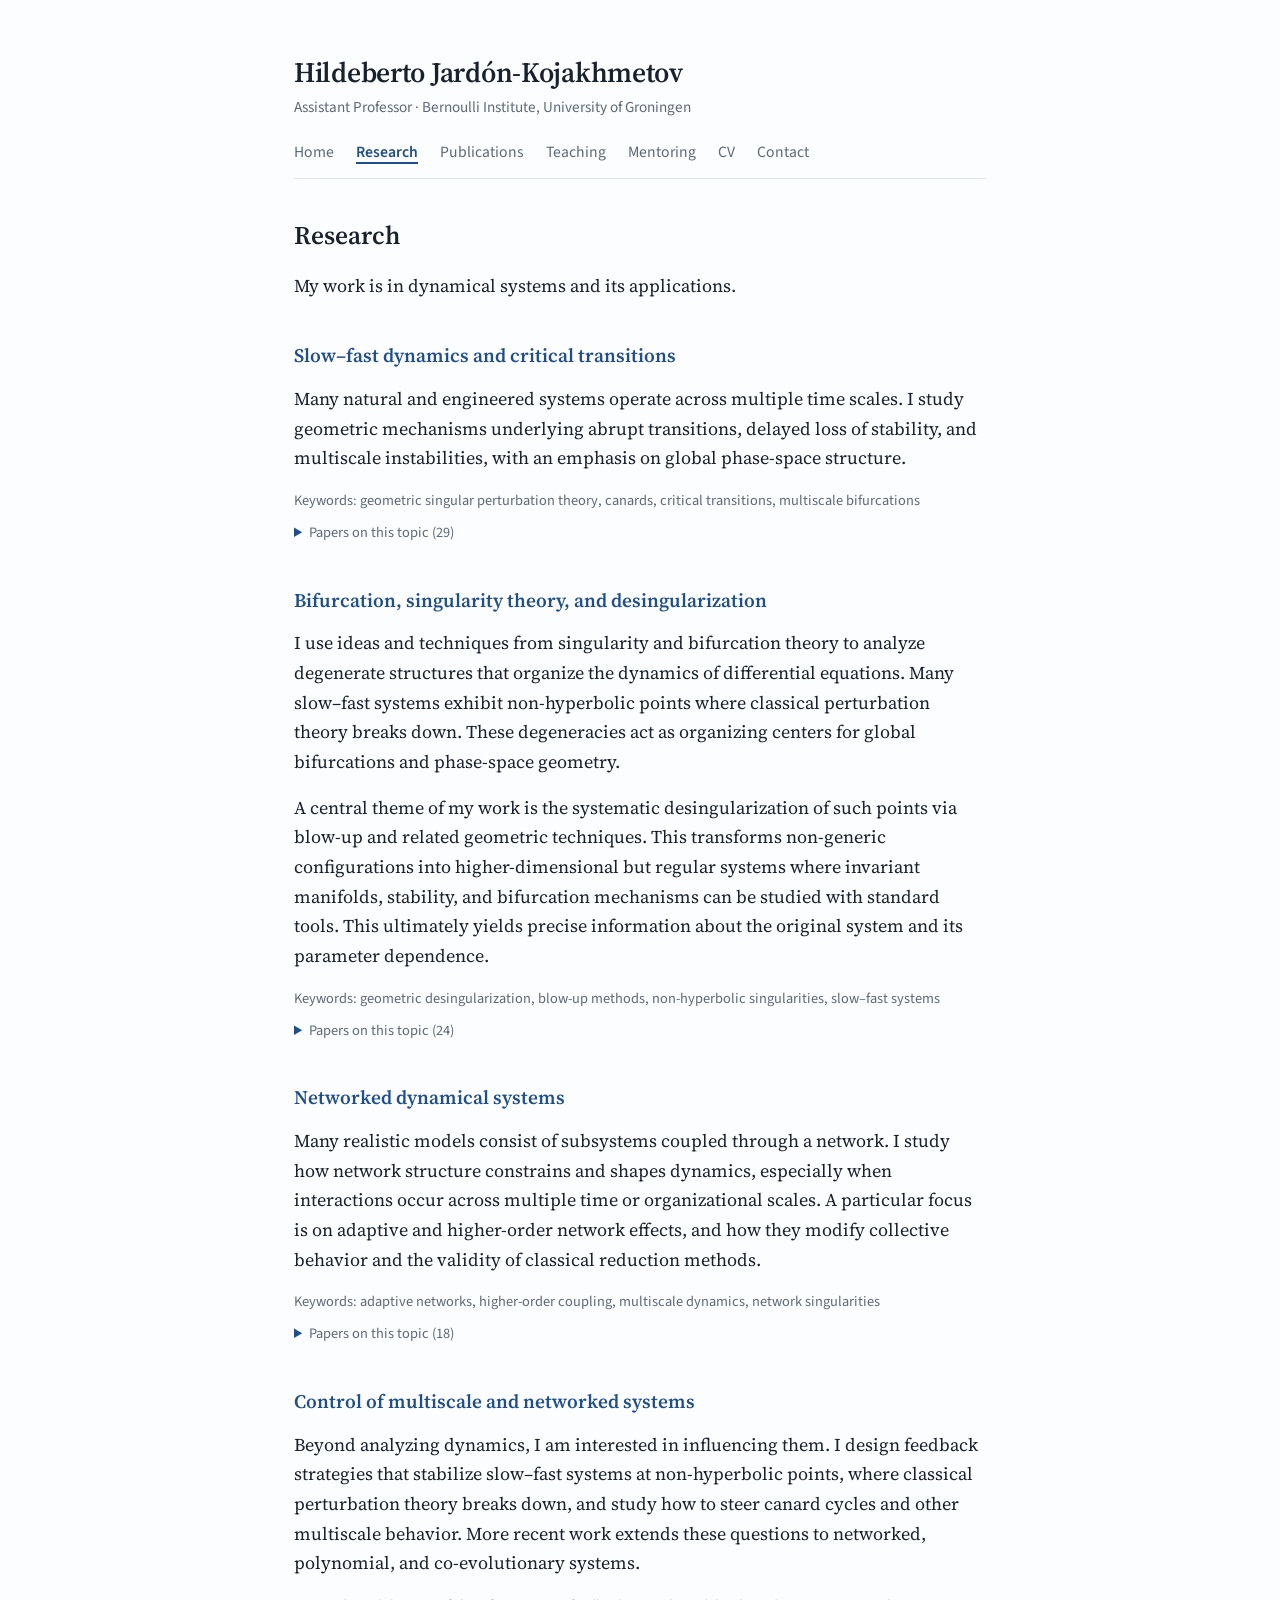
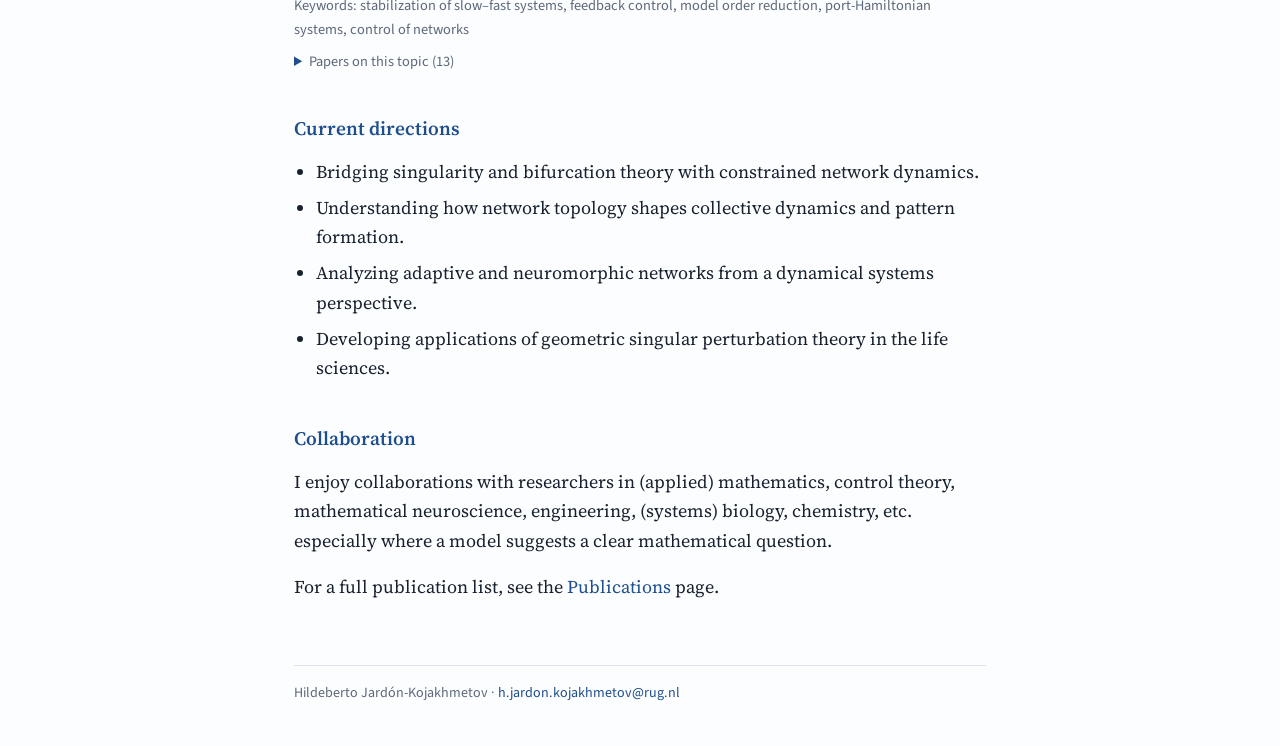
<file: research/index.html>
<!doctype html>
<html lang="en">
<head>
  <meta charset="utf-8">
  <meta name="viewport" content="width=device-width, initial-scale=1">
  <title>Research · Hildeberto Jardón-Kojakhmetov</title>
  <meta name="description" content="Research of Hildeberto Jardón-Kojakhmetov (University of Groningen): slow–fast dynamics and critical transitions, singularity theory and blow-up methods, networked dynamical systems, and control.">
  <link rel="canonical" href="https://hildejk.xyz/research/">
  <meta property="og:type" content="website">
  <meta property="og:site_name" content="Hildeberto Jardón-Kojakhmetov">
  <meta property="og:title" content="Research · Hildeberto Jardón-Kojakhmetov">
  <meta property="og:description" content="Research of Hildeberto Jardón-Kojakhmetov (University of Groningen): slow–fast dynamics and critical transitions, singularity theory and blow-up methods, networked dynamical systems, and control.">
  <meta property="og:url" content="https://hildejk.xyz/research/">
  <meta property="og:image" content="https://hildejk.xyz/img/HJK_photo.jpg">
  <meta name="twitter:card" content="summary">
  <link rel="icon" href="/favicon-32.png" sizes="32x32" type="image/png">
  <link rel="icon" href="/favicon.svg" type="image/svg+xml">
  <link rel="apple-touch-icon" href="/apple-touch-icon.png">
  <link rel="preconnect" href="https://fonts.googleapis.com">
  <link rel="preconnect" href="https://fonts.gstatic.com" crossorigin>
  <link rel="stylesheet" href="https://fonts.googleapis.com/css2?family=Source+Sans+3:wght@400;600&amp;family=Source+Serif+4:ital,opsz,wght@0,8..60,400;0,8..60,600;1,8..60,400&amp;display=swap">
  <link rel="stylesheet" href="/style.css">
</head>
<body>
<div class="page">

<!-- ========== Header and menu: identical on every page ========== -->
<header class="site-header">
  <a class="site-name" href="/">Hildeberto Jardón-Kojakhmetov</a>
  <p class="site-role">Assistant Professor · Bernoulli Institute, University of Groningen</p>
  <nav>
    <a href="/">Home</a>
    <a href="/research/" aria-current="page">Research</a>
    <a href="/publications/">Publications</a>
    <a href="/teaching/">Teaching</a>
    <a href="/mentoring/">Mentoring</a>
    <a href="/cv/">CV</a>
    <a href="/contact/">Contact</a>
  </nav>
</header>

<main>
<!-- ========== Page content starts here ========== -->

<h1>Research</h1>

<p>My work is in dynamical systems and its applications.</p>

<h2>Slow–fast dynamics and critical transitions</h2>
<p>Many natural and engineered systems operate across multiple time scales. I study geometric mechanisms underlying abrupt transitions, delayed loss of stability, and multiscale instabilities, with an emphasis on global phase-space structure.</p>
<p class="keywords">Keywords: geometric singular perturbation theory, canards, critical transitions, multiscale bifurcations</p>
<!-- papers:slow-fast (filled in automatically; see .github/scripts/research-topics.txt) -->
<details class="related">
  <summary>Papers on this topic (29)</summary>
  <ul>
    <li><a href="https://doi.org/10.1142/s021812742630034x">Hopf–Bautin and Homoclinic Bifurcations in a Saltzman–Maasch Model with Cubic Feedback</a> <span class="related-venue">· International Journal of Bifurcation and Chaos, 2026</span></li>
    <li><a href="https://doi.org/10.1016/j.cnsns.2026.110473">Strategic control for a Boltzmann-like decision-making model</a> <span class="related-venue">· Communications in Nonlinear Science and Numerical Simulation, 2026</span></li>
    <li><a href="https://doi.org/10.1103/jtkh-9lz5">Singular Basins in Multiscale Systems: Tunneling between Stable States</a> <span class="related-venue">· Physical Review Letters, 2026</span></li>
    <li><a href="https://doi.org/10.48550/arXiv.2602.19257">Slow-fast dynamics in a planar parasite–host model with an extinction singularity</a> <span class="related-venue">· arXiv, 2026</span></li>
    <li><a href="https://doi.org/10.1016/j.rinam.2025.100558">Singular Bifurcations in a Slow-Fast Modified Leslie-Gower Model</a> <span class="related-venue">· Results in Applied Mathematics, 2025</span></li>
    <li><a href="https://doi.org/10.1137/24M1651514">Ergodicity in Planar Slow-Fast Systems through Slow Relation Functions</a> <span class="related-venue">· SIAM Journal on Applied Dynamical Systems, 2025</span></li>
    <li><a href="https://doi.org/10.1088/1361-6544/ad6bde">The Hyperbolic Umbilic Singularity in Fast-Slow Systems</a> <span class="related-venue">· Nonlinearity, 2024</span></li>
    <li><a href="https://doi.org/10.3934/nhm.2024058">Nonlinear Diffusion on Networks: Perturbations and Consensus Dynamics</a> <span class="related-venue">· Networks and Heterogeneous Media, 2024</span></li>
    <li>Topics in Multiple Time Scale Dynamics <span class="related-venue">· American Mathematical Society, 2024</span></li>
    <li><a href="https://doi.org/10.1063/5.0142122">Stable Chimera States: A Geometric Singular Perturbation Approach</a> <span class="related-venue">· Chaos: An Interdisciplinary Journal of Nonlinear Science, 2023</span></li>
    <li><a href="https://doi.org/10.36045/j.bbms.220208">Slow-Fast Torus Knots</a> <span class="related-venue">· Bulletin of the Belgian Mathematical Society - Simon Stevin, 2022</span></li>
    <li><a href="https://doi.org/10.1007/s10883-021-09553-2">Controlling Canard Cycles</a> <span class="related-venue">· Journal of Dynamical and Control Systems, 2022</span></li>
    <li>A Topological Perspective on Singular Canards for Critical Sets with Transverse Intersections <span class="related-venue">· Topics in Multiple Time Scale Dynamics, 2022</span></li>
    <li><a href="https://doi.org/10.1016/j.jmaa.2020.124725">Geometric Analysis of Oscillations in the Frzilator Model</a> <span class="related-venue">· Journal of Mathematical Analysis and Applications, 2021</span></li>
    <li><a href="https://doi.org/10.1007/s00285-021-01664-5">A Geometric Analysis of the SIRS Epidemiological Model on a Homogeneous Network</a> <span class="related-venue">· Journal of Mathematical Biology, 2021</span></li>
    <li><a href="https://doi.org/10.1016/j.nonrwa.2020.103220">A Geometric Analysis of the SIR, SIRS and SIRWS Epidemiological Models</a> <span class="related-venue">· Nonlinear Analysis: Real World Applications, 2021</span></li>
    <li><a href="https://doi.org/10.1090/conm/775/15591">A Survey on the Blow-up Method for Fast-Slow Systems</a> <span class="related-venue">· Mexican Mathematicians in the World, 2021</span></li>
    <li><a href="https://doi.org/10.1007/s00332-020-09634-9">On Fast–Slow Consensus Networks with a Dynamic Weight</a> <span class="related-venue">· Journal of Nonlinear Science, 2020</span></li>
    <li><a href="https://doi.org/10.1137/20M1313611">Extended and Symmetric Loss of Stability for Canards in Planar Fast-Slow Maps</a> <span class="related-venue">· SIAM Journal on Applied Dynamical Systems, 2020</span></li>
    <li><a href="https://doi.org/10.1016/j.automatica.2018.10.008">Stabilization of a Class of Slow–Fast Control Systems at Non-Hyperbolic Points</a> <span class="related-venue">· Automatica, 2019</span></li>
    <li><a href="https://doi.org/10.1098/rspa.2017.0499">Parameter-Robustness Analysis for a Biochemical Oscillator Model Describing the Social-Behaviour Transition Phase of Myxobacteria</a> <span class="related-venue">· Proceedings of the Royal Society A: Mathematical, Physical and Engineering Sciences, 2018</span></li>
    <li><a href="https://doi.org/10.1109/LCSYS.2018.2832539">Improving the Region of Attraction of a Non-Hyperbolic Point in Slow-Fast Systems With One Fast Direction</a> <span class="related-venue">· IEEE Control Systems Letters, 2018</span></li>
    <li><a href="https://doi.org/10.1109/LCSYS.2017.2703983">Model Order Reduction and Composite Control for a Class of Slow-Fast Systems Around a Non-Hyperbolic Point</a> <span class="related-venue">· IEEE Control Systems Letters, 2017</span></li>
    <li><a href="https://doi.org/10.23919/ACC.2017.7963319">Nonlinear Adaptive Stabilization of a Class of Planar Slow-Fast Systems at a Non-Hyperbolic Point</a> <span class="related-venue">· 2017 American Control Conference (ACC), 2017</span></li>
    <li><a href="https://doi.org/10.1016/j.jde.2015.10.045">Analysis of a Slow–Fast System near a Cusp Singularity</a> <span class="related-venue">· Journal of Differential Equations, 2016</span></li>
    <li>Stabilization of a Planar Slow-Fast System at a Non-Hyperbolic Point <span class="related-venue">· Proceedings of the 22nd International Symposium on the Mathematical Theory of Networks and Systems, 2016</span></li>
    <li><a href="https://doi.org/10.1016/j.ifacol.2016.10.269">Model Reduction of a Flexible-Joint Robot: A Port-Hamiltonian Approach</a> <span class="related-venue">· IFAC-PapersOnLine, 2016</span></li>
    <li><a href="https://doi.org/10.1016/j.crma.2015.06.009">Formal normal form of A<sub>k</sub> slow–fast systems</a> <span class="related-venue">· Comptes Rendus. Mathématique, 2015</span></li>
    <li>Classification of constrained differential equations embedded in the theory of slow–fast systems: A<sub>k</sub> singularities and geometric desingularization <span class="related-venue">· PhD thesis, 2015</span></li>
  </ul>
</details>
<!-- /papers:slow-fast -->

<h2>Bifurcation, singularity theory, and desingularization</h2>
<p>I use ideas and techniques from singularity and bifurcation theory to analyze degenerate structures that organize the dynamics of differential equations. Many slow–fast systems exhibit non-hyperbolic points where classical perturbation theory breaks down. These degeneracies act as organizing centers for global bifurcations and phase-space geometry.</p>
<p>A central theme of my work is the systematic desingularization of such points via blow-up and related geometric techniques. This transforms non-generic configurations into higher-dimensional but regular systems where invariant manifolds, stability, and bifurcation mechanisms can be studied with standard tools. This ultimately yields precise information about the original system and its parameter dependence.</p>
<p class="keywords">Keywords: geometric desingularization, blow-up methods, non-hyperbolic singularities, slow–fast systems</p>
<!-- papers:singularity (filled in automatically; see .github/scripts/research-topics.txt) -->
<details class="related">
  <summary>Papers on this topic (24)</summary>
  <ul>
    <li><a href="https://doi.org/10.1142/s021812742630034x">Hopf–Bautin and Homoclinic Bifurcations in a Saltzman–Maasch Model with Cubic Feedback</a> <span class="related-venue">· International Journal of Bifurcation and Chaos, 2026</span></li>
    <li><a href="https://doi.org/10.1103/jtkh-9lz5">Singular Basins in Multiscale Systems: Tunneling between Stable States</a> <span class="related-venue">· Physical Review Letters, 2026</span></li>
    <li><a href="https://doi.org/10.48550/arXiv.2602.19257">Slow-fast dynamics in a planar parasite–host model with an extinction singularity</a> <span class="related-venue">· arXiv, 2026</span></li>
    <li><a href="https://doi.org/10.1016/j.rinam.2025.100558">Singular Bifurcations in a Slow-Fast Modified Leslie-Gower Model</a> <span class="related-venue">· Results in Applied Mathematics, 2025</span></li>
    <li><a href="https://doi.org/10.1088/1361-6544/ad6bde">The Hyperbolic Umbilic Singularity in Fast-Slow Systems</a> <span class="related-venue">· Nonlinearity, 2024</span></li>
    <li><a href="https://doi.org/10.3934/nhm.2024058">Nonlinear Diffusion on Networks: Perturbations and Consensus Dynamics</a> <span class="related-venue">· Networks and Heterogeneous Media, 2024</span></li>
    <li><a href="https://doi.org/10.48550/arXiv.2310.08947">On Network Dynamical Systems with a Nilpotent Singularity</a> <span class="related-venue">· arXiv, 2023</span></li>
    <li><a href="https://doi.org/10.36045/j.bbms.220208">Slow-Fast Torus Knots</a> <span class="related-venue">· Bulletin of the Belgian Mathematical Society - Simon Stevin, 2022</span></li>
    <li><a href="https://doi.org/10.1007/s10883-021-09553-2">Controlling Canard Cycles</a> <span class="related-venue">· Journal of Dynamical and Control Systems, 2022</span></li>
    <li>A Topological Perspective on Singular Canards for Critical Sets with Transverse Intersections <span class="related-venue">· Topics in Multiple Time Scale Dynamics, 2022</span></li>
    <li><a href="https://doi.org/10.1016/j.jmaa.2020.124725">Geometric Analysis of Oscillations in the Frzilator Model</a> <span class="related-venue">· Journal of Mathematical Analysis and Applications, 2021</span></li>
    <li><a href="https://doi.org/10.1090/conm/775/15591">A Survey on the Blow-up Method for Fast-Slow Systems</a> <span class="related-venue">· Mexican Mathematicians in the World, 2021</span></li>
    <li><a href="https://doi.org/10.1007/s00332-020-09634-9">On Fast–Slow Consensus Networks with a Dynamic Weight</a> <span class="related-venue">· Journal of Nonlinear Science, 2020</span></li>
    <li><a href="https://doi.org/10.1137/20M1313611">Extended and Symmetric Loss of Stability for Canards in Planar Fast-Slow Maps</a> <span class="related-venue">· SIAM Journal on Applied Dynamical Systems, 2020</span></li>
    <li><a href="https://doi.org/10.1016/j.automatica.2018.10.008">Stabilization of a Class of Slow–Fast Control Systems at Non-Hyperbolic Points</a> <span class="related-venue">· Automatica, 2019</span></li>
    <li><a href="https://doi.org/10.1109/LCSYS.2018.2832539">Improving the Region of Attraction of a Non-Hyperbolic Point in Slow-Fast Systems With One Fast Direction</a> <span class="related-venue">· IEEE Control Systems Letters, 2018</span></li>
    <li><a href="https://doi.org/10.1109/LCSYS.2017.2703983">Model Order Reduction and Composite Control for a Class of Slow-Fast Systems Around a Non-Hyperbolic Point</a> <span class="related-venue">· IEEE Control Systems Letters, 2017</span></li>
    <li><a href="https://doi.org/10.23919/ACC.2017.7963319">Nonlinear Adaptive Stabilization of a Class of Planar Slow-Fast Systems at a Non-Hyperbolic Point</a> <span class="related-venue">· 2017 American Control Conference (ACC), 2017</span></li>
    <li><a href="https://doi.org/10.1016/j.jde.2015.10.045">Analysis of a Slow–Fast System near a Cusp Singularity</a> <span class="related-venue">· Journal of Differential Equations, 2016</span></li>
    <li>Stabilization of a Planar Slow-Fast System at a Non-Hyperbolic Point <span class="related-venue">· Proceedings of the 22nd International Symposium on the Mathematical Theory of Networks and Systems, 2016</span></li>
    <li><a href="https://doi.org/10.1016/j.crma.2015.06.009">Formal normal form of A<sub>k</sub> slow–fast systems</a> <span class="related-venue">· Comptes Rendus. Mathématique, 2015</span></li>
    <li><a href="https://doi.org/10.1016/j.amc.2014.11.066">Bifurcations of a Non-Gravitational Interaction Problem</a> <span class="related-venue">· Applied Mathematics and Computation, 2015</span></li>
    <li>Classification of constrained differential equations embedded in the theory of slow–fast systems: A<sub>k</sub> singularities and geometric desingularization <span class="related-venue">· PhD thesis, 2015</span></li>
    <li><a href="https://doi.org/10.1016/j.jde.2014.04.022">Polynomial Normal Forms of Constrained Differential Equations with Three Parameters</a> <span class="related-venue">· Journal of Differential Equations, 2014</span></li>
  </ul>
</details>
<!-- /papers:singularity -->

<h2>Networked dynamical systems</h2>
<p>Many realistic models consist of subsystems coupled through a network. I study how network structure constrains and shapes dynamics, especially when interactions occur across multiple time or organizational scales. A particular focus is on adaptive and higher-order network effects, and how they modify collective behavior and the validity of classical reduction methods.</p>
<p class="keywords">Keywords: adaptive networks, higher-order coupling, multiscale dynamics, network singularities</p>
<!-- papers:networks (filled in automatically; see .github/scripts/research-topics.txt) -->
<details class="related">
  <summary>Papers on this topic (18)</summary>
  <ul>
    <li><a href="https://doi.org/10.1103/jtkh-9lz5">Singular Basins in Multiscale Systems: Tunneling between Stable States</a> <span class="related-venue">· Physical Review Letters, 2026</span></li>
    <li><a href="https://doi.org/10.48550/arxiv.2604.06895">Markov Chains and Random Walks with Memory on Hypergraphs: A Tensor-Based Approach</a> <span class="related-venue">· arXiv, 2026</span></li>
    <li><a href="https://doi.org/10.1109/TCNS.2025.3548300">On Metzler Positive Systems on Hypergraphs</a> <span class="related-venue">· IEEE Transactions on Control of Network Systems, 2025</span></li>
    <li><a href="https://doi.org/10.1063/5.0230879">Co-Evolutionary Control of a Class of Coupled Mixed-Feedback Systems</a> <span class="related-venue">· Chaos: An Interdisciplinary Journal of Nonlinear Science, 2025</span></li>
    <li><a href="https://doi.org/10.1109/TAC.2025.3598785">Analysis of Higher-Order Lotka-Volterra Models: Application of S-tensors and the Polynomial Complementarity Problem</a> <span class="related-venue">· IEEE Transactions on Automatic Control, 2025</span></li>
    <li><a href="https://doi.org/10.1016/j.automatica.2025.112319">An SIS Diffusion Process with Direct and Indirect Spreading on a Hypergraph</a> <span class="related-venue">· Automatica, 2025</span></li>
    <li><a href="https://doi.org/10.48550/arXiv.2502.08276">Higher-Order Laplacian Dynamics on Hypergraphs with Cooperative and Antagonistic Interactions</a> <span class="related-venue">· arXiv, 2025</span></li>
    <li><a href="https://doi.org/10.1137/23M1602024">Persistent Synchronization of Heterogeneous Networks with Time-Dependent Linear Diffusive Coupling</a> <span class="related-venue">· SIAM Journal on Applied Dynamical Systems, 2024</span></li>
    <li><a href="https://doi.org/10.1109/LCSYS.2024.3406597">On Discrete-Time Polynomial Dynamical Systems on Hypergraphs</a> <span class="related-venue">· IEEE Control Systems Letters, 2024</span></li>
    <li><a href="https://doi.org/10.3934/nhm.2024058">Nonlinear Diffusion on Networks: Perturbations and Consensus Dynamics</a> <span class="related-venue">· Networks and Heterogeneous Media, 2024</span></li>
    <li><a href="https://doi.org/10.1016/j.automatica.2023.111303">Discrete-Time Layered-Network Epidemics Model with Time-Varying Transition Rates and Multiple Resources</a> <span class="related-venue">· Automatica, 2024</span></li>
    <li><a href="https://doi.org/10.48550/arXiv.2408.00487">On the Eigenvalues of Graphs with Mixed Algebraic Structure</a> <span class="related-venue">· arXiv, 2024</span></li>
    <li><a href="https://doi.org/10.48550/arXiv.2408.02352">Networks of Pendula with Diffusive Interactions</a> <span class="related-venue">· arXiv, 2024</span></li>
    <li><a href="https://doi.org/10.1063/5.0142122">Stable Chimera States: A Geometric Singular Perturbation Approach</a> <span class="related-venue">· Chaos: An Interdisciplinary Journal of Nonlinear Science, 2023</span></li>
    <li><a href="https://doi.org/10.1109/CDC49753.2023.10384227">Species Coexistence and Extinction Resulting from Higher-Order Lotka-Volterra Two-Faction Competition</a> <span class="related-venue">· 2023 62nd IEEE Conference on Decision and Control (CDC), 2023</span></li>
    <li><a href="https://doi.org/10.48550/arXiv.2310.08947">On Network Dynamical Systems with a Nilpotent Singularity</a> <span class="related-venue">· arXiv, 2023</span></li>
    <li><a href="https://doi.org/10.1007/s00285-021-01664-5">A Geometric Analysis of the SIRS Epidemiological Model on a Homogeneous Network</a> <span class="related-venue">· Journal of Mathematical Biology, 2021</span></li>
    <li><a href="https://doi.org/10.1007/s00332-020-09634-9">On Fast–Slow Consensus Networks with a Dynamic Weight</a> <span class="related-venue">· Journal of Nonlinear Science, 2020</span></li>
  </ul>
</details>
<!-- /papers:networks -->

<h2>Control of multiscale and networked systems</h2>
<p>Beyond analyzing dynamics, I am interested in influencing them. I design feedback strategies that stabilize slow–fast systems at non-hyperbolic points, where classical perturbation theory breaks down, and study how to steer canard cycles and other multiscale behavior. More recent work extends these questions to networked, polynomial, and co-evolutionary systems.</p>
<p class="keywords">Keywords: stabilization of slow–fast systems, feedback control, model order reduction, port-Hamiltonian systems, control of networks</p>
<!-- papers:control (filled in automatically; see .github/scripts/research-topics.txt) -->
<details class="related">
  <summary>Papers on this topic (13)</summary>
  <ul>
    <li><a href="https://doi.org/10.1109/lcsys.2026.3707152">Linear Feedback Controller for Homogeneous Polynomial Systems</a> <span class="related-venue">· IEEE Control Systems Letters, 2026</span></li>
    <li><a href="https://doi.org/10.1016/j.cnsns.2026.110473">Strategic control for a Boltzmann-like decision-making model</a> <span class="related-venue">· Communications in Nonlinear Science and Numerical Simulation, 2026</span></li>
    <li><a href="https://doi.org/10.1109/TCNS.2025.3548300">On Metzler Positive Systems on Hypergraphs</a> <span class="related-venue">· IEEE Transactions on Control of Network Systems, 2025</span></li>
    <li><a href="https://doi.org/10.1063/5.0230879">Co-Evolutionary Control of a Class of Coupled Mixed-Feedback Systems</a> <span class="related-venue">· Chaos: An Interdisciplinary Journal of Nonlinear Science, 2025</span></li>
    <li><a href="https://doi.org/10.1109/CDC57313.2025.11312443">On Tensor-based Polynomial Hamiltonian Systems</a> <span class="related-venue">· 2025 IEEE 64th Conference on Decision and Control (CDC), 2025</span></li>
    <li><a href="https://doi.org/10.1007/s10883-021-09553-2">Controlling Canard Cycles</a> <span class="related-venue">· Journal of Dynamical and Control Systems, 2022</span></li>
    <li><a href="https://doi.org/10.1016/j.automatica.2018.10.008">Stabilization of a Class of Slow–Fast Control Systems at Non-Hyperbolic Points</a> <span class="related-venue">· Automatica, 2019</span></li>
    <li><a href="https://doi.org/10.1109/LCSYS.2018.2832539">Improving the Region of Attraction of a Non-Hyperbolic Point in Slow-Fast Systems With One Fast Direction</a> <span class="related-venue">· IEEE Control Systems Letters, 2018</span></li>
    <li><a href="https://doi.org/10.1109/LCSYS.2017.2703983">Model Order Reduction and Composite Control for a Class of Slow-Fast Systems Around a Non-Hyperbolic Point</a> <span class="related-venue">· IEEE Control Systems Letters, 2017</span></li>
    <li><a href="https://doi.org/10.23919/ACC.2017.7963319">Nonlinear Adaptive Stabilization of a Class of Planar Slow-Fast Systems at a Non-Hyperbolic Point</a> <span class="related-venue">· 2017 American Control Conference (ACC), 2017</span></li>
    <li><a href="https://doi.org/10.4236/am.2016.716163">Vibrational Stabilization by Reshaping Arnold Tongues: A Numerical Approach</a> <span class="related-venue">· Applied Mathematics, 2016</span></li>
    <li>Stabilization of a Planar Slow-Fast System at a Non-Hyperbolic Point <span class="related-venue">· Proceedings of the 22nd International Symposium on the Mathematical Theory of Networks and Systems, 2016</span></li>
    <li><a href="https://doi.org/10.1016/j.ifacol.2016.10.269">Model Reduction of a Flexible-Joint Robot: A Port-Hamiltonian Approach</a> <span class="related-venue">· IFAC-PapersOnLine, 2016</span></li>
  </ul>
</details>
<!-- /papers:control -->

<h2>Current directions</h2>
<ul>
  <li>Bridging singularity and bifurcation theory with constrained network dynamics.</li>
  <li>Understanding how network topology shapes collective dynamics and pattern formation.</li>
  <li>Analyzing adaptive and neuromorphic networks from a dynamical systems perspective.</li>
  <li>Developing applications of geometric singular perturbation theory in the life sciences.</li>
</ul>

<h2>Collaboration</h2>
<p>I enjoy collaborations with researchers in (applied) mathematics, control theory, mathematical neuroscience, engineering, (systems) biology, chemistry, etc. especially where a model suggests a clear mathematical question.</p>
<p>For a full publication list, see the <a href="/publications/">Publications</a> page.</p>

<!-- ========== Page content ends here ========== -->
</main>

<footer>
  Hildeberto Jardón-Kojakhmetov · <a href="mailto:h.jardon.kojakhmetov@rug.nl">h.jardon.kojakhmetov@rug.nl</a>
</footer>

</div>
<!-- Visitor statistics (no cookies): https://hildejk.goatcounter.com -->
<script data-goatcounter="https://hildejk.goatcounter.com/count" async src="https://gc.zgo.at/count.js"></script>
</body>
</html>
</file>
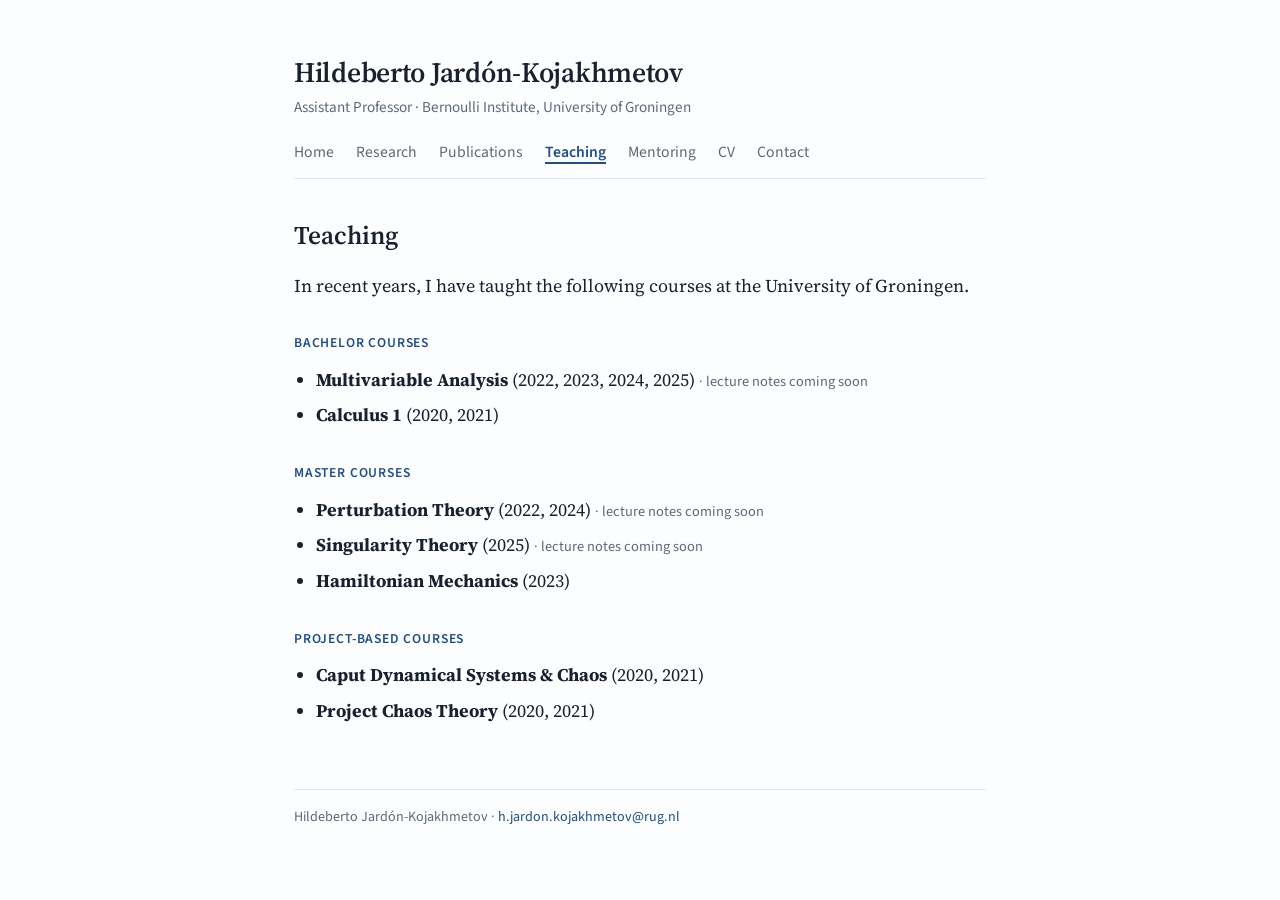
<file: teaching/index.html>
<!doctype html>
<html lang="en">
<head>
  <meta charset="utf-8">
  <meta name="viewport" content="width=device-width, initial-scale=1">
  <title>Teaching · Hildeberto Jardón-Kojakhmetov</title>
  <meta name="description" content="Courses taught by Hildeberto Jardón-Kojakhmetov at the University of Groningen, including multivariable analysis, perturbation theory, singularity theory and Hamiltonian mechanics.">
  <link rel="canonical" href="https://hildejk.xyz/teaching/">
  <meta property="og:type" content="website">
  <meta property="og:site_name" content="Hildeberto Jardón-Kojakhmetov">
  <meta property="og:title" content="Teaching · Hildeberto Jardón-Kojakhmetov">
  <meta property="og:description" content="Courses taught by Hildeberto Jardón-Kojakhmetov at the University of Groningen, including multivariable analysis, perturbation theory, singularity theory and Hamiltonian mechanics.">
  <meta property="og:url" content="https://hildejk.xyz/teaching/">
  <meta property="og:image" content="https://hildejk.xyz/img/HJK_photo.jpg">
  <meta name="twitter:card" content="summary">
  <link rel="icon" href="/favicon-32.png" sizes="32x32" type="image/png">
  <link rel="icon" href="/favicon.svg" type="image/svg+xml">
  <link rel="apple-touch-icon" href="/apple-touch-icon.png">
  <link rel="preconnect" href="https://fonts.googleapis.com">
  <link rel="preconnect" href="https://fonts.gstatic.com" crossorigin>
  <link rel="stylesheet" href="https://fonts.googleapis.com/css2?family=Source+Sans+3:wght@400;600&amp;family=Source+Serif+4:ital,opsz,wght@0,8..60,400;0,8..60,600;1,8..60,400&amp;display=swap">
  <link rel="stylesheet" href="/style.css">
</head>
<body>
<div class="page">

<!-- ========== Header and menu: identical on every page ========== -->
<header class="site-header">
  <a class="site-name" href="/">Hildeberto Jardón-Kojakhmetov</a>
  <p class="site-role">Assistant Professor · Bernoulli Institute, University of Groningen</p>
  <nav>
    <a href="/">Home</a>
    <a href="/research/">Research</a>
    <a href="/publications/">Publications</a>
    <a href="/teaching/" aria-current="page">Teaching</a>
    <a href="/mentoring/">Mentoring</a>
    <a href="/cv/">CV</a>
    <a href="/contact/">Contact</a>
  </nav>
</header>

<main>
<!-- ========== Page content starts here ========== -->

<h1>Teaching</h1>

<p>In recent years, I have taught the following courses at the University of Groningen.</p>

<h3>Bachelor courses</h3>
<ul>
  <li><b>Multivariable Analysis</b> (2022, 2023, 2024, 2025) <span class="note">· lecture notes coming soon</span></li>
  <li><b>Calculus 1</b> (2020, 2021)</li>
</ul>

<h3>Master courses</h3>
<ul>
  <li><b>Perturbation Theory</b> (2022, 2024) <span class="note">· lecture notes coming soon</span></li>
  <li><b>Singularity Theory</b> (2025) <span class="note">· lecture notes coming soon</span></li>
  <li><b>Hamiltonian Mechanics</b> (2023)</li>
</ul>

<h3>Project-based courses</h3>
<ul>
  <li><b>Caput Dynamical Systems &amp; Chaos</b> (2020, 2021)</li>
  <li><b>Project Chaos Theory</b> (2020, 2021)</li>
</ul>

<!-- ========== Page content ends here ========== -->
</main>

<footer>
  Hildeberto Jardón-Kojakhmetov · <a href="mailto:h.jardon.kojakhmetov@rug.nl">h.jardon.kojakhmetov@rug.nl</a>
</footer>

</div>
<!-- Visitor statistics (no cookies): https://hildejk.goatcounter.com -->
<script data-goatcounter="https://hildejk.goatcounter.com/count" async src="https://gc.zgo.at/count.js"></script>
</body>
</html>
</file>
<file: style.css>
/* ==========================================================
   Site stylesheet: one file shared by every page.
   Colors live at the top; change them here and every page follows.
   ========================================================== */

:root {
  --text: #18212e;
  --muted: #5d6979;
  --line: #dfe5ee;
  --accent: #1f4e8c;
  --bg: #fcfdfe;
  --serif: "Source Serif 4", Georgia, "Times New Roman", serif;
  --sans: "Source Sans 3", -apple-system, BlinkMacSystemFont, "Segoe UI", Roboto, sans-serif;
}

@media (prefers-color-scheme: dark) {
  :root {
    --text: #e6eaf1;
    --muted: #98a3b3;
    --line: #2a3240;
    --accent: #8db4ea;
    --bg: #14181f;
  }
}

* { box-sizing: border-box; }

html { -webkit-text-size-adjust: 100%; }

body {
  margin: 0;
  background: var(--bg);
  color: var(--text);
  font-family: var(--serif);
  font-size: 18px;
  line-height: 1.65;
  -webkit-font-smoothing: antialiased;
}

.page {
  max-width: 740px;
  margin: 0 auto;
  padding: 56px 24px 40px;
}

a { color: var(--accent); text-decoration: none; }
a:hover { text-decoration: underline; text-underline-offset: 3px; }

/* ---------- Header and navigation ---------- */

.site-header { margin-bottom: 40px; }

.site-name {
  display: inline-block;
  font-size: 1.75rem;
  font-weight: 600;
  line-height: 1.2;
  letter-spacing: -0.01em;
  color: var(--text);
}
.site-name:hover { text-decoration: none; }

.site-role {
  margin: 4px 0 0;
  font-family: var(--sans);
  font-size: 0.95rem;
  color: var(--muted);
}

nav {
  display: flex;
  flex-wrap: wrap;
  gap: 4px 22px;
  margin-top: 20px;
  padding-bottom: 12px;
  border-bottom: 1px solid var(--line);
  font-family: var(--sans);
  font-size: 0.98rem;
}
nav a { color: var(--muted); }
nav a:hover { color: var(--text); text-decoration: none; }
nav a[aria-current="page"] {
  color: var(--accent);
  font-weight: 600;
  text-decoration: underline;
  text-decoration-thickness: 2px;
  text-underline-offset: 5px;
}

/* ---------- Text ---------- */

h1 {
  font-size: 1.6rem;
  font-weight: 600;
  line-height: 1.25;
  margin: 0 0 20px;
}

h2 {
  color: var(--accent);
  font-size: 1.2rem;
  font-weight: 600;
  margin: 40px 0 12px;
}

h3 {
  font-family: var(--sans);
  font-size: 0.85rem;
  font-weight: 600;
  text-transform: uppercase;
  letter-spacing: 0.06em;
  color: var(--accent);
  margin: 32px 0 10px;
}

p { margin: 0 0 16px; }

ul { padding-left: 1.2em; margin: 0 0 16px; }
li { margin-bottom: 6px; }

.muted, .note { color: var(--muted); }
.note { font-family: var(--sans); font-size: 0.9rem; }

.keywords {
  font-family: var(--sans);
  font-size: 0.9rem;
  color: var(--muted);
}

/* ---------- Research page: collapsed paper lists ---------- */

.related {
  margin: -8px 0 8px;
  font-family: var(--sans);
  font-size: 0.9rem;
  color: var(--muted);
}
.related summary { cursor: pointer; width: fit-content; }
.related summary:hover { color: var(--text); }
.related summary::marker { color: var(--accent); }
.related ul { list-style: none; padding: 0; margin: 10px 0 16px; }
.related li { margin-bottom: 8px; line-height: 1.4; color: var(--text); }
.related-venue { color: var(--muted); }
.related a { color: var(--text); }
.related a:hover { color: var(--accent); }

/* ---------- Home page ---------- */

.intro {
  display: grid;
  grid-template-columns: 1fr 200px;
  gap: 40px;
  align-items: start;
}

.intro img {
  width: 100%;
  border-radius: 6px;
  display: block;
}

.links {
  display: flex;
  flex-wrap: wrap;
  gap: 6px 20px;
  margin-top: 24px;
  font-family: var(--sans);
  font-size: 0.98rem;
}

/* ---------- Two-column lists (CV, contact) ---------- */

.rows { margin: 0 0 8px; }

.row {
  display: grid;
  grid-template-columns: 120px 1fr;
  gap: 20px;
  padding: 6px 0;
}

.row > :first-child {
  font-family: var(--sans);
  font-size: 0.95rem;
  color: var(--accent);
  padding-top: 2px;
}

/* ---------- Publications ---------- */

.publications {
  padding: 0 0 0 2.6em;
  margin: 0 0 16px;
}

.publications li {
  padding: 12px 0 12px 0.4em;
  border-bottom: 1px solid var(--line);
  margin: 0;
}

.publications li::marker {
  font-family: var(--sans);
  font-size: 0.9rem;
  color: var(--accent);
}
.publications li:last-child { border-bottom: 0; }

.pub-title { font-weight: 600; }
.pub-title a { color: var(--text); }
.pub-title a:hover { color: var(--accent); }

.pub-authors, .pub-venue {
  font-family: var(--sans);
  font-size: 0.93rem;
  color: var(--muted);
}
.pub-authors b { color: var(--text); font-weight: 600; }

.pub-links a { margin-left: 10px; }

.toc {
  font-family: var(--sans);
  font-size: 0.95rem;
  color: var(--muted);
  margin-bottom: 8px;
}
.toc a { margin-right: 16px; }

/* ---------- Contact ---------- */

.map {
  margin-top: 32px;
  width: 100%;
  height: 340px;
  border: 0;
  border-radius: 6px;
}

/* ---------- Footer ---------- */

footer {
  margin-top: 64px;
  padding-top: 16px;
  border-top: 1px solid var(--line);
  font-family: var(--sans);
  font-size: 0.88rem;
  color: var(--muted);
}

/* ---------- Phones ---------- */

@media (max-width: 640px) {
  body { font-size: 17px; }
  .page { padding: 32px 16px 32px; }
  .site-header { margin-bottom: 28px; }
  nav { gap: 2px 16px; }
  .intro { grid-template-columns: 1fr; gap: 24px; }
  .intro img { width: 160px; order: -1; }
  .row { grid-template-columns: 1fr; gap: 0; padding: 8px 0; }
}
</file>
